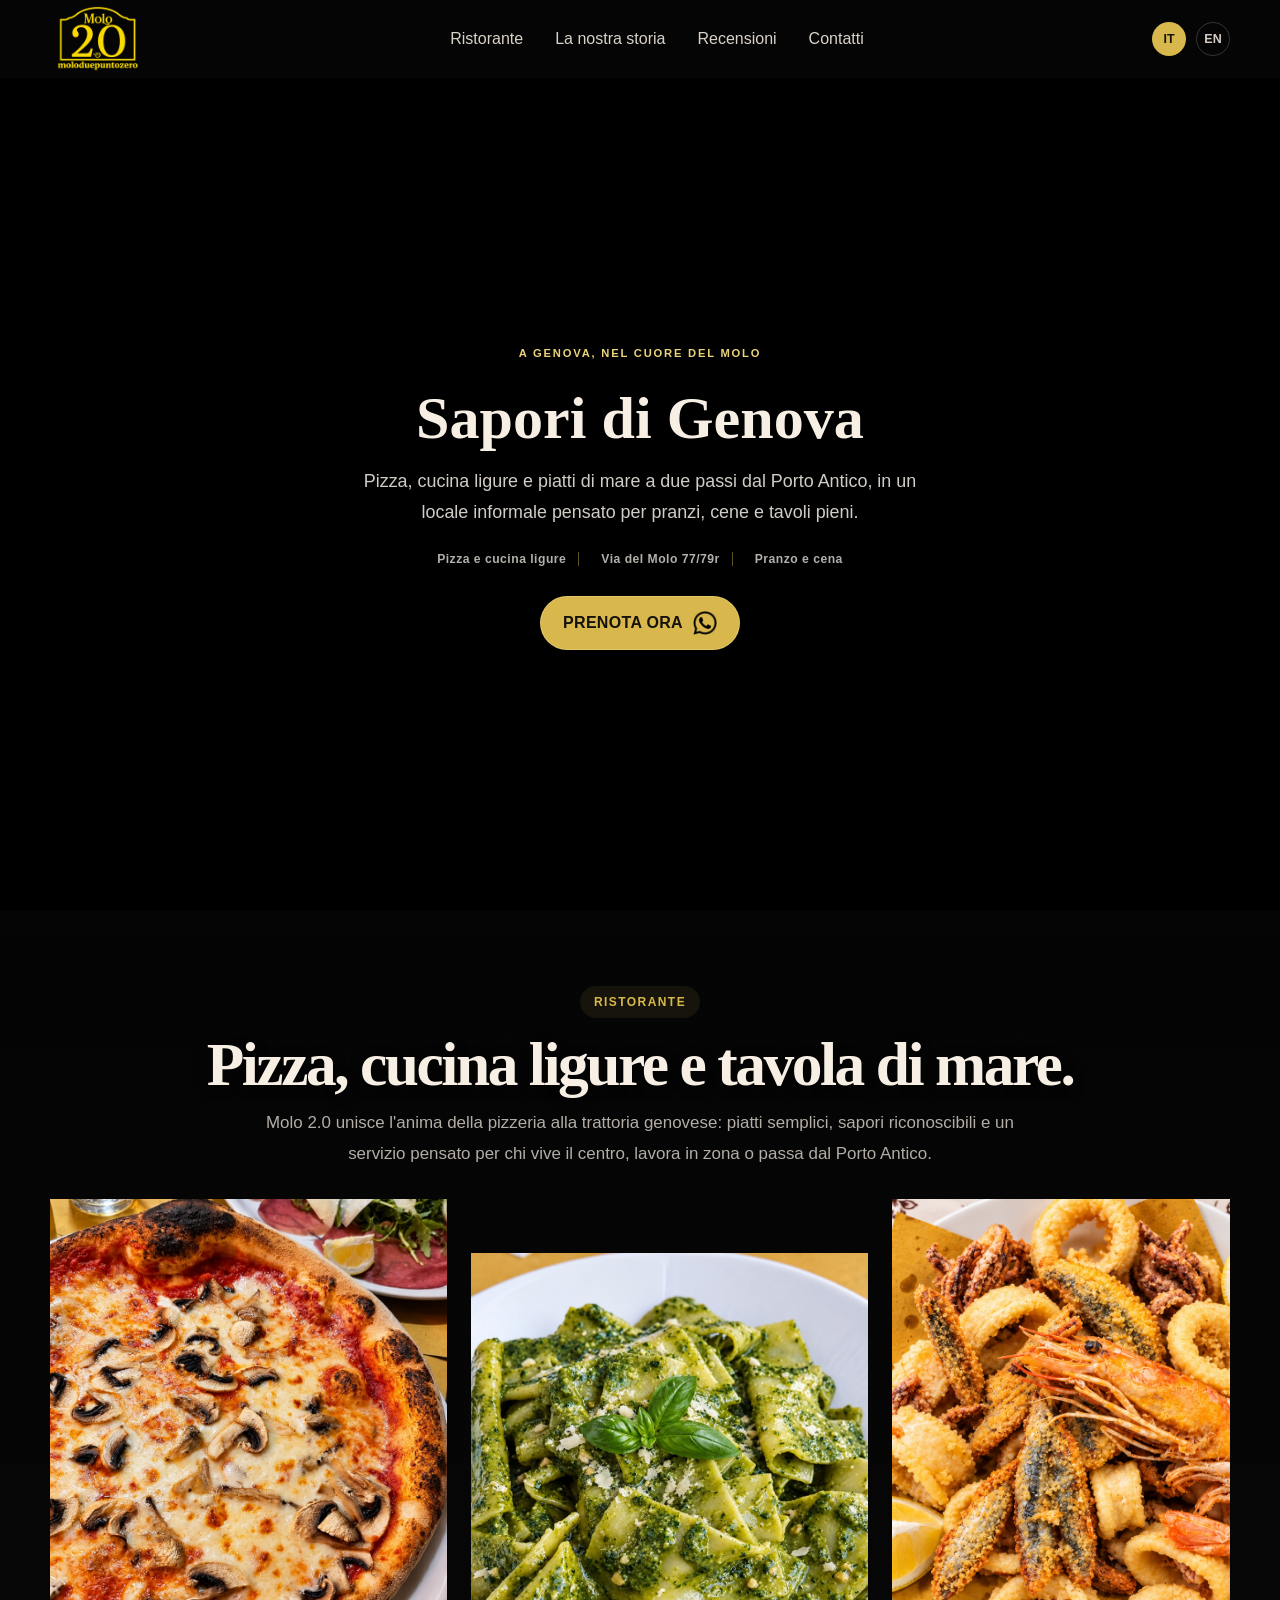
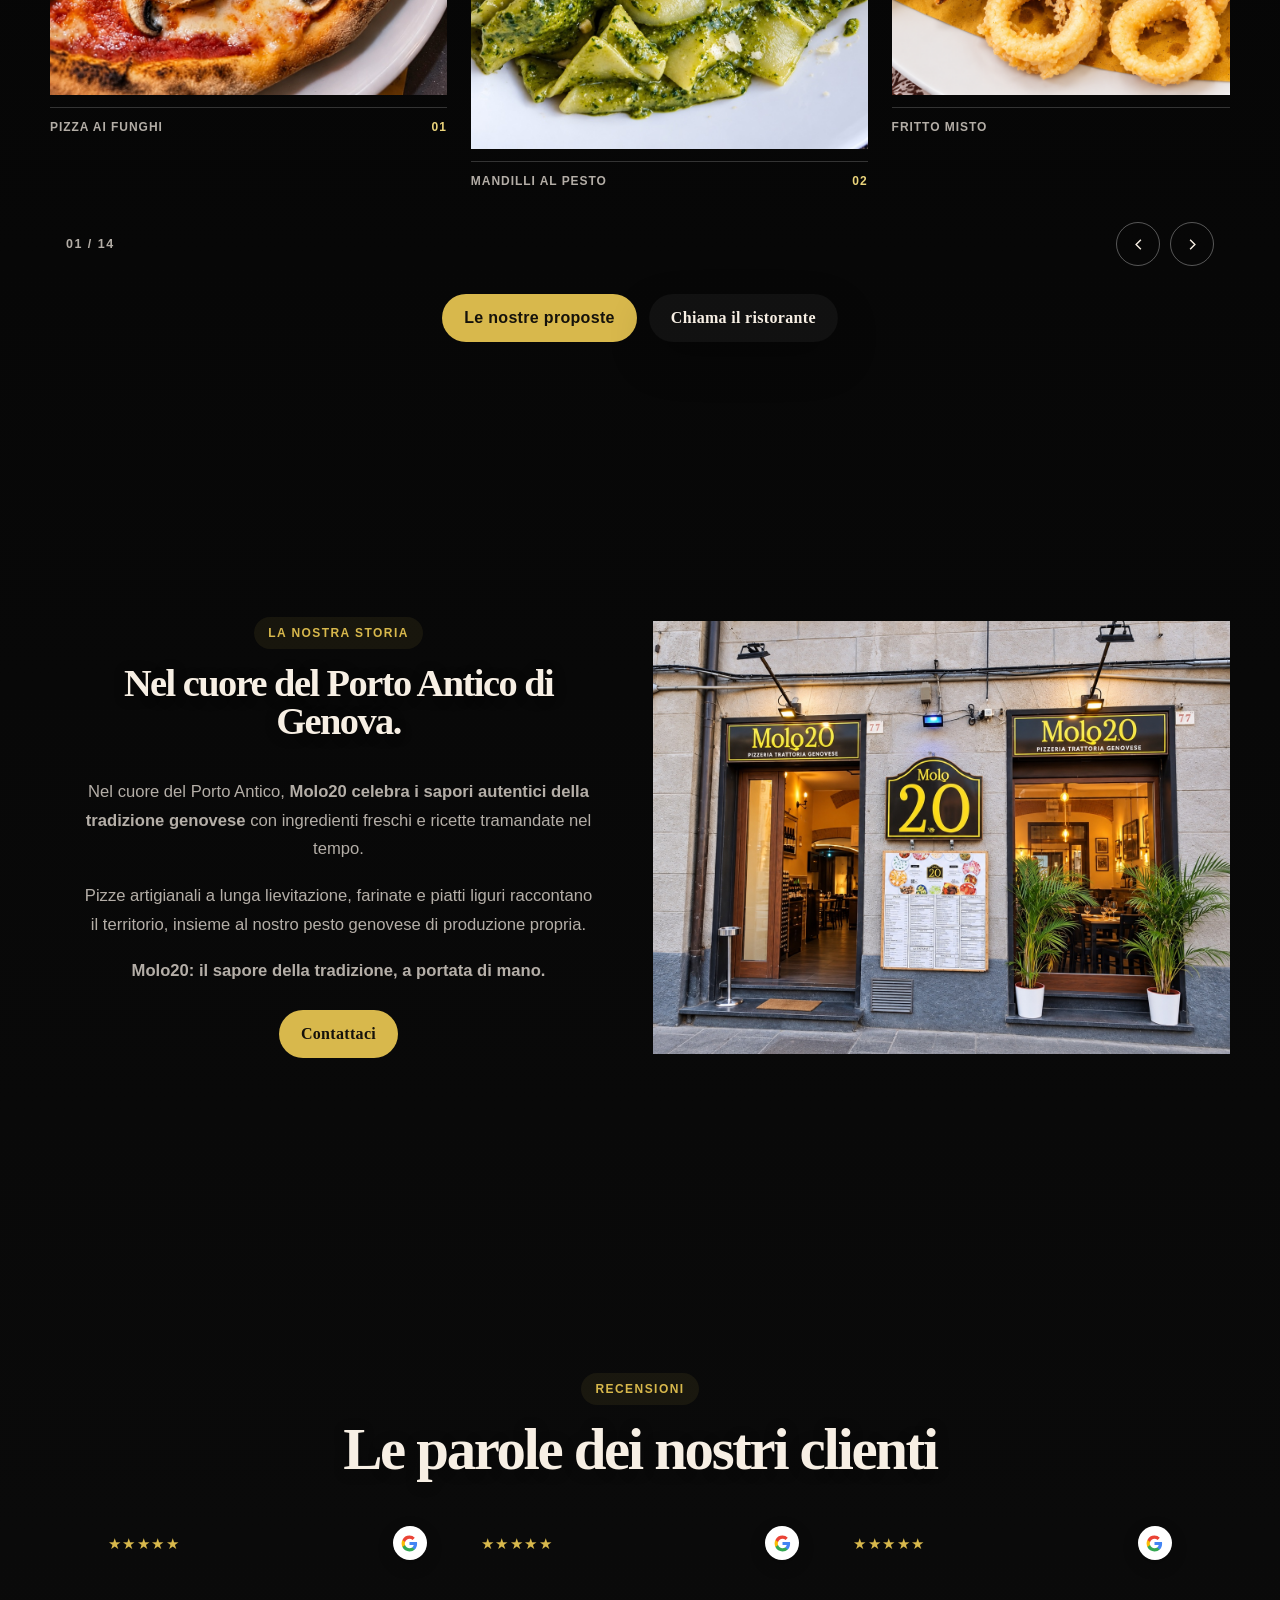
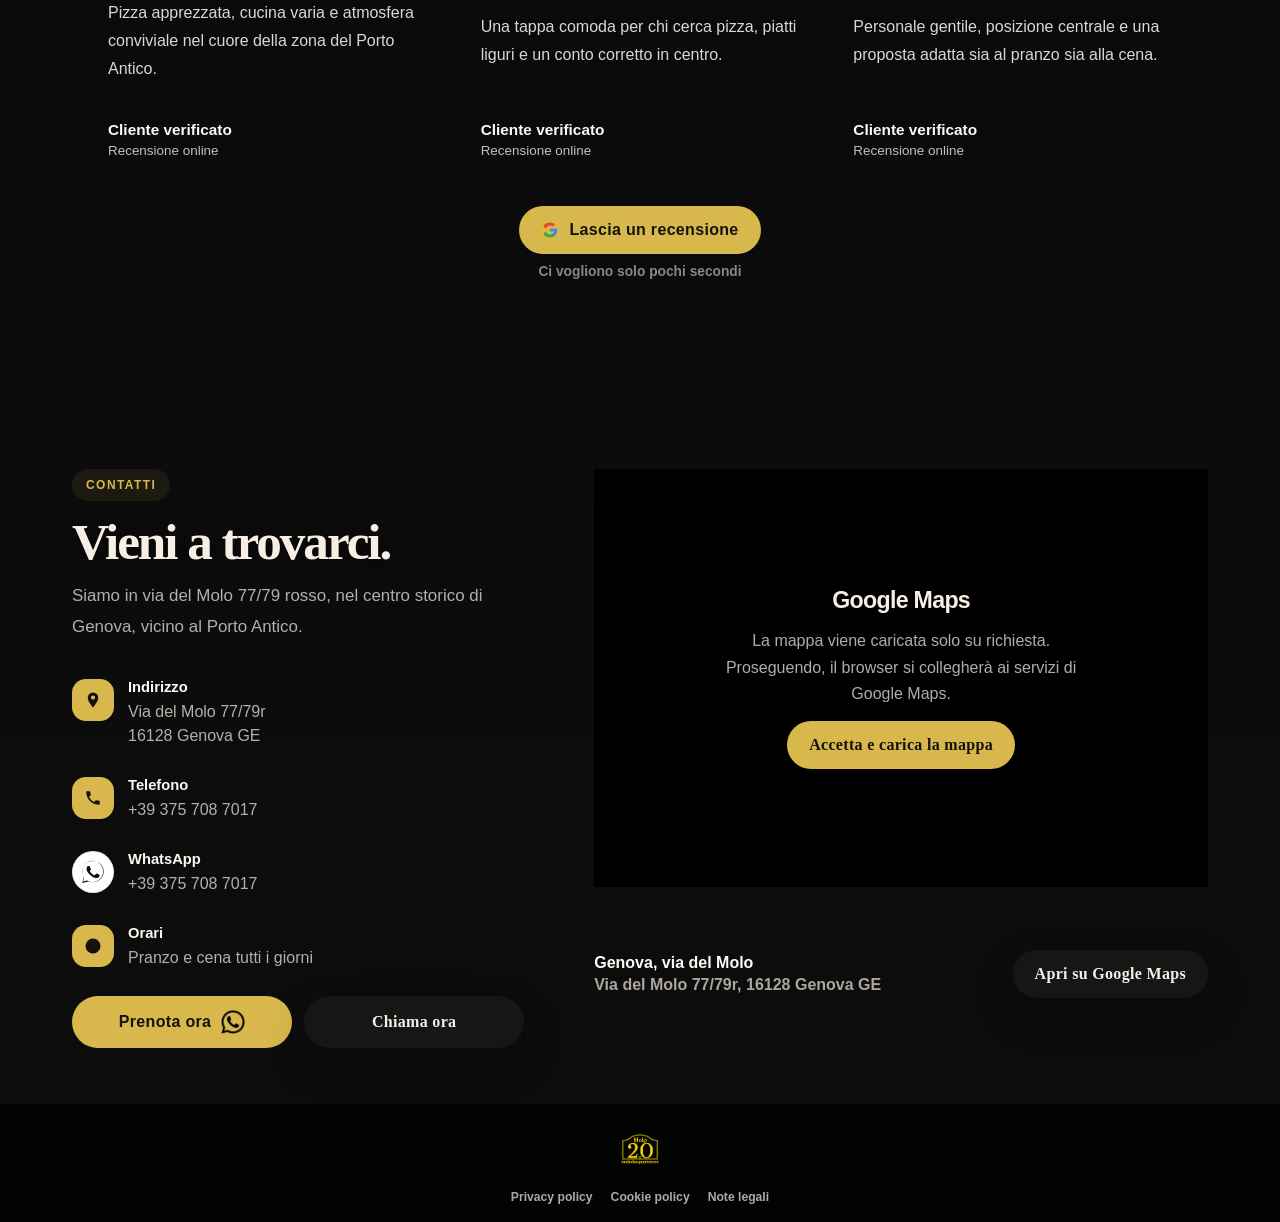
<file: index.html>
<!DOCTYPE html>
<html lang="it" class="notranslate" translate="no">
<head>
  <meta charset="UTF-8" />
  <meta name="viewport" content="width=device-width, initial-scale=1.0" />
  <meta name="google" content="notranslate" />
  <meta name="color-scheme" content="only light" />
  <meta name="supported-color-schemes" content="light" />
  <meta name="theme-color" content="#060606" />
  <title>Molo 2.0 | Pizzeria trattoria a Genova</title>
  <meta
    name="description"
    content="Molo 2.0, pizzeria trattoria a Genova in via del Molo 77/79 rosso: cucina ligure, pizza, pranzo e cena nel cuore del centro storico."
  />
  <link rel="preload" as="image" href="hero-01-desktop.png" media="(min-width: 641px)" fetchpriority="high" />
  <link rel="preload" as="image" href="hero-01-mobile.png" media="(max-width: 640px)" fetchpriority="high" />
  <link
    rel="icon"
    type="image/svg+xml"
    href="data:image/svg+xml,%3Csvg xmlns='http://www.w3.org/2000/svg' viewBox='0 0 64 64'%3E%3Crect width='64' height='64' rx='14' fill='%23060606'/%3E%3Ccircle cx='32' cy='32' r='22' fill='none' stroke='%23d8b45c' stroke-width='5'/%3E%3Cpath d='M20 37c6-9 18-9 24 0' fill='none' stroke='%23fff9f2' stroke-width='5' stroke-linecap='round'/%3E%3Ccircle cx='26' cy='27' r='3' fill='%23d8b45c'/%3E%3Ccircle cx='38' cy='27' r='3' fill='%23d8b45c'/%3E%3C/svg%3E"
  />
  <style>
    :root {
      --cream: #f7efe4;
      --ivory: #fff9f2;
      --paper: rgba(18, 18, 18, 0.86);
      --ink: #e6d8c7;
      --sea: #6eb7bc;
      --foam: #192022;
      --gold: #d1ad4f;
      --gold-deep: #a27c26;
      --gold-light: #ecd486;
      --accent-rgb: 209, 173, 79;
      --line: rgba(255, 255, 255, 0.09);
      --line-strong: rgba(255, 255, 255, 0.18);
      --shadow: 0 30px 80px rgba(0, 0, 0, 0.42);
      --shadow-soft: 0 18px 40px rgba(0, 0, 0, 0.26);
      --radius-xl: 34px;
      --radius-lg: 24px;
      --radius-md: 18px;
      --max: 1180px;
      --body-font: "Avenir Next", Avenir, "Helvetica Neue", Helvetica, Arial, sans-serif;
      --display-font: "Didot", "Bodoni 72", "Bodoni MT", "Baskerville", "Iowan Old Style", "Palatino Linotype", "Book Antiqua", Georgia, serif;
      color-scheme: only light;
    }

    * {
      box-sizing: border-box;
    }

    body,
    body * {
      font-family: var(--body-font) !important;
    }

    h1,
    h2,
    h3,
    h4,
    .brand-name,
    .footer-legal-company {
      font-family: var(--display-font) !important;
    }

    html {
      scroll-behavior: smooth;
      color-scheme: only light;
      -webkit-text-size-adjust: 100%;
      text-size-adjust: 100%;
    }

    body {
      margin: 0;
      color: var(--cream);
      background:
        linear-gradient(180deg, rgba(var(--accent-rgb), 0.06) 0%, rgba(0, 0, 0, 0) 22%),
        linear-gradient(180deg, #020202 0%, #070707 42%, #0d0d0d 100%);
      overflow-x: hidden;
      color-scheme: only light;
      forced-color-adjust: none;
      background-color: #060606;
      -webkit-font-smoothing: antialiased;
      text-rendering: optimizeLegibility;
    }

    body.booking-modal-open,
    body.map-open,
    body.menu-open {
      overflow: hidden;
    }

    a {
      color: inherit;
      text-decoration: none;
    }

    button,
    input,
    textarea {
      font: inherit;
    }

    img {
      display: block;
      max-width: 100%;
    }

    .container {
      width: min(var(--max), calc(100% - 32px));
      margin: 0 auto;
    }

    .topbar {
      position: sticky;
      top: 0;
      z-index: 30;
      background: rgba(6, 6, 6, 0.92);
      backdrop-filter: blur(18px);
      border-bottom: 1px solid rgba(255, 255, 255, 0.08);
      box-shadow: 0 12px 32px rgba(0, 0, 0, 0.22);
    }

    .nav {
      min-height: 68px;
      display: flex;
      align-items: center;
      justify-content: space-between;
      gap: 24px;
    }

    .brand {
      display: inline-flex;
      align-items: center;
      min-width: 0;
      flex: 0 0 auto;
    }

    .brand-logo-wrap {
      display: inline-flex;
      align-items: center;
      justify-content: center;
      min-width: 188px;
      min-height: 66px;
      padding: 4px 14px;
      background: #050505;
      border-radius: 6px;
      box-shadow: 0 18px 32px rgba(0, 0, 0, 0.2);
      line-height: 1;
      overflow: visible;
      flex-shrink: 0;
    }

    .brand-logo-image {
      display: block;
      width: 174px;
      height: 56px;
      object-fit: contain;
    }

    .nav-links {
      display: flex;
      align-items: center;
      gap: 32px;
      flex: 1 1 auto;
      flex-wrap: wrap;
      justify-content: center;
    }

    .nav-links a {
      font-size: 1rem;
      font-weight: 500;
      letter-spacing: 0;
      color: rgba(247, 239, 228, 0.88);
      transition: color 0.2s ease;
    }

    .nav-links a:hover,
    .nav-links a:focus-visible {
      color: var(--gold);
    }

    .nav-actions {
      display: flex;
      align-items: center;
      gap: 12px;
      flex: 0 0 auto;
    }

    .lang-switcher {
      display: inline-flex;
      align-items: center;
      gap: 10px;
      padding: 0;
      border-radius: 999px;
      background: transparent;
      border: 0;
      box-shadow: none;
    }

    .lang-btn {
      display: inline-flex;
      align-items: center;
      justify-content: center;
      width: 34px;
      height: 34px;
      border: 1px solid rgba(255, 255, 255, 0.18);
      background: transparent;
      color: rgba(247, 239, 228, 0.86);
      border-radius: 999px;
      padding: 0;
      font-size: 0.78rem;
      font-weight: 700;
      letter-spacing: 0;
      cursor: pointer;
      transition: background 0.2s ease, color 0.2s ease, transform 0.2s ease, border-color 0.2s ease;
    }

    .lang-btn::before {
      content: attr(data-short);
      display: block;
      line-height: 1;
    }

    .lang-btn:hover {
      transform: translateY(-1px);
    }

    .lang-btn.active {
      background: linear-gradient(145deg, var(--gold-light), var(--gold));
      color: #15120b;
      border-color: transparent;
      box-shadow: none;
    }

    .menu-toggle {
      display: none;
      width: 42px;
      height: 42px;
      border-radius: 12px;
      border: 1px solid rgba(255, 255, 255, 0.1);
      background: rgba(255, 255, 255, 0.04);
      color: var(--cream);
      cursor: pointer;
      align-items: center;
      justify-content: center;
    }

    .menu-toggle svg {
      width: 20px;
      height: 20px;
      display: block;
    }

    .mobile-menu {
      display: none;
      position: fixed;
      top: 78px;
      left: 12px;
      right: 12px;
      z-index: 40;
      padding: 16px;
      border-radius: 24px;
      background: linear-gradient(180deg, rgba(12, 12, 12, 0.98), rgba(18, 18, 18, 0.96));
      box-shadow: var(--shadow);
      border: 1px solid rgba(255, 255, 255, 0.08);
    }

    .mobile-menu.open {
      display: grid;
      gap: 8px;
    }

    .mobile-menu-logo {
      display: block;
      width: 168px;
      height: 64px;
      margin: 0 auto 8px;
      object-fit: contain;
    }

    .mobile-menu a {
      padding: 14px 12px;
      border-bottom: 1px solid rgba(255, 255, 255, 0.08);
      font-size: 0.95rem;
      font-weight: 700;
      color: rgba(247, 239, 228, 0.88);
    }

    .mobile-menu a:last-child {
      border-bottom: 0;
    }

    .btn,
    .btn-ghost {
      display: inline-flex;
      align-items: center;
      justify-content: center;
      gap: 10px;
      min-height: 48px;
      padding: 14px 22px;
      border-radius: 999px;
      border: 0;
      cursor: pointer;
      font-weight: 800;
      letter-spacing: 0.01em;
      transition: transform 0.2s ease, box-shadow 0.2s ease, background 0.2s ease;
    }

    .btn:hover,
    .btn-ghost:hover {
      transform: translateY(-1px);
    }

    .btn {
      color: #15120b;
      background: linear-gradient(145deg, var(--gold-light), var(--gold) 52%, var(--gold-deep));
      box-shadow: 0 16px 32px rgba(var(--accent-rgb), 0.18);
    }

    .btn-ghost {
      color: var(--cream);
      background: rgba(255, 255, 255, 0.04);
      border: 1px solid rgba(255, 255, 255, 0.12);
      box-shadow: var(--shadow-soft);
    }

    .hero {
      position: relative;
      padding: 22px 0 58px;
      min-height: calc(100vh - 68px);
      background: #050505;
      overflow: hidden;
    }

    .hero-media {
      position: absolute;
      inset: 0;
      z-index: 0;
      overflow: hidden;
      background: #000;
    }

    .hero-media::after {
      content: "";
      position: absolute;
      inset: 0;
      background:
        linear-gradient(90deg, rgba(0, 0, 0, 0.3) 0%, rgba(0, 0, 0, 0.12) 50%, rgba(0, 0, 0, 0.28) 100%),
        linear-gradient(180deg, rgba(0, 0, 0, 0.18) 0%, rgba(0, 0, 0, 0) 42%, rgba(0, 0, 0, 0.24) 100%);
      pointer-events: none;
    }

    .hero-grid {
      position: relative;
      z-index: 1;
      display: grid;
      grid-template-columns: minmax(0, 1.16fr) minmax(330px, 400px);
      gap: 22px;
      align-items: center;
      min-height: calc(100vh - 130px);
    }

    .hero-copy,
    .booking-card,
    .panel,
    .review,
    .contact-card,
    .map-card {
      border: 1px solid rgba(255, 255, 255, 0.1);
      box-shadow: var(--shadow);
      border-radius: var(--radius-xl);
    }

    .hero-copy {
      position: relative;
      padding: 40px 30px;
      min-height: 500px;
      overflow: hidden;
      display: flex;
      flex-direction: column;
      justify-content: center;
      background:
        linear-gradient(145deg, rgba(12, 12, 12, 0.04), rgba(8, 8, 8, 0.01)),
        linear-gradient(120deg, rgba(255, 255, 255, 0.01), rgba(255, 255, 255, 0));
      border-width: 1.5px;
      border-color: rgba(255, 255, 255, 0.68);
      box-shadow:
        0 0 0 2px rgba(255, 255, 255, 0.18),
        0 16px 34px rgba(0, 0, 0, 0.1);
    }

    .eyebrow,
    .section-eyebrow,
    .badge {
      display: inline-flex;
      align-items: center;
      gap: 10px;
      width: fit-content;
      padding: 9px 14px;
      border-radius: 999px;
      font-size: 12px;
      font-weight: 800;
      text-transform: uppercase;
      letter-spacing: 0.12em;
    }

    .eyebrow {
      margin-bottom: 22px;
      color: var(--gold);
      background: rgba(var(--accent-rgb), 0.1);
      border: 1px solid rgba(var(--accent-rgb), 0.18);
    }

    .hero-copy h1,
    .section-title h2 {
      margin: 0;
      letter-spacing: -0.04em;
      color: var(--cream);
      text-shadow: 0 2px 14px rgba(0, 0, 0, 0.32);
    }

    .hero-copy h1 {
      max-width: 100%;
      font-size: clamp(2.15rem, 3.95vw, 3.62rem);
      line-height: 0.92;
      margin-bottom: 14px;
      text-wrap: balance;
    }

    .hero-title-line {
      display: block;
      white-space: nowrap;
    }

    .hero-copy p {
      max-width: 640px;
      margin: 0;
      font-size: 0.98rem;
      line-height: 1.72;
      color: var(--cream);
      text-shadow: 0 2px 10px rgba(0, 0, 0, 0.28);
    }

    .hero-facts {
      display: flex;
      flex-wrap: wrap;
      gap: 10px;
      margin-top: 20px;
      position: relative;
      z-index: 1;
    }

    .hero-fact {
      display: inline-flex;
      align-items: center;
      min-height: 36px;
      padding: 9px 13px;
      border-radius: 999px;
      background: rgba(255, 255, 255, 0.06);
      border: 1px solid rgba(255, 255, 255, 0.12);
      color: rgba(255, 249, 242, 0.92);
      font-size: 0.84rem;
      font-weight: 800;
      white-space: nowrap;
    }

    .hero-call-cta {
      margin-top: 18px;
      display: flex;
      align-items: center;
      gap: 12px;
      position: relative;
      z-index: 1;
      width: fit-content;
      flex-wrap: wrap;
    }

    .booking-card {
      position: relative;
      z-index: 1;
      scroll-margin-top: 92px;
      padding: 26px;
      background: linear-gradient(180deg, rgba(14, 14, 14, 0.06), rgba(9, 9, 9, 0.02));
      border-width: 1.5px;
      border-color: rgba(255, 255, 255, 0.68);
      display: grid;
      gap: 16px;
      box-shadow:
        0 0 0 2px rgba(255, 255, 255, 0.18),
        0 16px 34px rgba(0, 0, 0, 0.1);
    }

    .booking-card h2,
    .booking-sheet h2 {
      margin: 0;
      font-size: clamp(1.65rem, 3vw, 2.15rem);
      letter-spacing: -0.03em;
      line-height: 0.98;
    }

    .booking-text {
      margin: 0;
      font-size: 0.95rem;
      line-height: 1.65;
      color: rgba(255, 250, 244, 0.94);
      text-shadow: 0 1px 8px rgba(0, 0, 0, 0.26);
    }

    .form {
      display: grid;
      gap: 12px;
    }

    .field-grid {
      display: grid;
      grid-template-columns: 1fr;
      gap: 12px;
      min-width: 0;
    }

    .field {
      display: grid;
      gap: 8px;
      min-width: 0;
    }

    .field label {
      font-size: 13px;
      font-weight: 800;
      color: rgba(255, 250, 244, 0.98);
      text-shadow: 0 1px 8px rgba(0, 0, 0, 0.28);
    }

    input,
    textarea {
      width: 100%;
      padding: 14px 15px;
      border-radius: 16px;
      border: 1px solid rgba(255, 255, 255, 0.1);
      background: rgba(255, 255, 255, 0.02);
      color: var(--cream);
      outline: none;
    }

    input:focus,
    textarea:focus {
      border-color: rgba(var(--accent-rgb), 0.56);
      box-shadow: 0 0 0 3px rgba(var(--accent-rgb), 0.1);
    }

    textarea {
      min-height: 102px;
      resize: vertical;
    }

    input::placeholder,
    textarea::placeholder {
      color: rgba(255, 250, 244, 0.74);
      opacity: 1;
    }

    input[type="date"],
    input[type="time"] {
      display: block;
      width: 100%;
      min-width: 0;
      max-width: 100%;
      color-scheme: dark;
    }

    input::-webkit-calendar-picker-indicator {
      filter: invert(1) brightness(1.08);
      opacity: 0.92;
    }

    .booking-actions {
      display: grid;
      gap: 0;
      margin-top: 4px;
    }

    .booking-actions .btn {
      width: 100%;
    }

    .btn-wa-icon {
      display: none;
    }

    .whatsapp-mark {
      width: 24px;
      height: 24px;
      display: inline-flex;
      align-items: center;
      justify-content: center;
      flex: 0 0 auto;
      color: currentColor;
      background: currentColor;
      -webkit-mask: url("data:image/svg+xml,%3Csvg xmlns='http://www.w3.org/2000/svg' viewBox='0 0 24 24'%3E%3Cpath fill='black' d='M17.47 14.38c-.3-.15-1.76-.87-2.03-.97-.27-.1-.47-.15-.67.15-.2.3-.77.97-.94 1.17-.17.2-.35.22-.64.07-.3-.15-1.26-.46-2.39-1.48-.88-.79-1.48-1.76-1.65-2.06-.17-.3-.02-.46.13-.61.13-.13.3-.35.45-.52.15-.17.2-.3.3-.5.1-.2.05-.37-.02-.52-.08-.15-.67-1.61-.92-2.21-.24-.58-.49-.5-.67-.51h-.57c-.2 0-.52.07-.79.37-.27.3-1.04 1.02-1.04 2.48s1.07 2.88 1.21 3.08c.15.2 2.1 3.2 5.08 4.49.71.31 1.26.49 1.69.63.71.23 1.36.19 1.87.12.57-.08 1.76-.72 2.01-1.41.25-.7.25-1.29.17-1.41-.07-.13-.27-.2-.57-.35ZM12.04 21.4h-.01a9.84 9.84 0 0 1-5.02-1.38l-.36-.21-3.73.98 1-3.64-.24-.37A9.83 9.83 0 1 1 12.04 21.4Zm0-19.74A9.9 9.9 0 0 0 3.56 16.7L2.05 22.2l5.63-1.48a9.9 9.9 0 1 0 4.36-19.06Z'/%3E%3C/svg%3E") center / contain no-repeat;
      mask: url("data:image/svg+xml,%3Csvg xmlns='http://www.w3.org/2000/svg' viewBox='0 0 24 24'%3E%3Cpath fill='black' d='M17.47 14.38c-.3-.15-1.76-.87-2.03-.97-.27-.1-.47-.15-.67.15-.2.3-.77.97-.94 1.17-.17.2-.35.22-.64.07-.3-.15-1.26-.46-2.39-1.48-.88-.79-1.48-1.76-1.65-2.06-.17-.3-.02-.46.13-.61.13-.13.3-.35.45-.52.15-.17.2-.3.3-.5.1-.2.05-.37-.02-.52-.08-.15-.67-1.61-.92-2.21-.24-.58-.49-.5-.67-.51h-.57c-.2 0-.52.07-.79.37-.27.3-1.04 1.02-1.04 2.48s1.07 2.88 1.21 3.08c.15.2 2.1 3.2 5.08 4.49.71.31 1.26.49 1.69.63.71.23 1.36.19 1.87.12.57-.08 1.76-.72 2.01-1.41.25-.7.25-1.29.17-1.41-.07-.13-.27-.2-.57-.35ZM12.04 21.4h-.01a9.84 9.84 0 0 1-5.02-1.38l-.36-.21-3.73.98 1-3.64-.24-.37A9.83 9.83 0 1 1 12.04 21.4Zm0-19.74A9.9 9.9 0 0 0 3.56 16.7L2.05 22.2l5.63-1.48a9.9 9.9 0 1 0 4.36-19.06Z'/%3E%3C/svg%3E") center / contain no-repeat;
      box-shadow: none;
    }

    .hero-mobile-booking,
    .booking-sheet {
      display: none;
    }

    .section {
      padding: 94px 0;
    }

    .section-title {
      max-width: 820px;
      margin-bottom: 26px;
    }

    .section-eyebrow {
      margin-bottom: 16px;
      color: var(--gold);
      background: rgba(var(--accent-rgb), 0.08);
      border: 1px solid rgba(var(--accent-rgb), 0.18);
    }

    .section-title h2 {
      font-size: clamp(2.6rem, 4.8vw, 4.5rem);
      line-height: 0.98;
      margin-bottom: 14px;
    }

    .section-title p {
      margin: 0;
      font-size: 1.06rem;
      line-height: 1.8;
      color: rgba(247, 239, 228, 0.72);
    }

    .story-grid {
      display: grid;
      grid-template-columns: repeat(2, minmax(0, 1fr));
      gap: 26px;
      align-items: stretch;
    }

    .panel {
      padding: 34px;
      background: rgba(16, 16, 16, 0.88);
    }

    .story-copy {
      min-height: clamp(560px, 48vw, 680px);
      text-align: center;
      display: flex;
      flex-direction: column;
      justify-content: center;
    }

    .story-copy .section-title {
      max-width: 700px;
      margin: 0 auto 24px;
      text-align: center;
    }

    .story-copy .section-title h2 {
      font-size: clamp(1.9rem, 3vw, 2.7rem);
    }

    .story-copy p {
      max-width: 720px;
      margin: 0 auto 18px;
      font-size: clamp(1.04rem, 1.28vw, 1.14rem);
      line-height: 1.72;
      color: rgba(247, 239, 228, 0.72);
    }

    .story-cta-row {
      display: flex;
      justify-content: center;
      margin-top: 6px;
    }

    .story-photo-card,
    .restaurant-visual-card,
    .map-frame-placeholder {
      background: #000;
    }

    .story-photo-card {
      padding: 0;
      width: 100%;
      min-height: 0;
      aspect-ratio: 4 / 3;
      align-self: center;
      position: relative;
      overflow: hidden;
      display: flex;
      border-radius: var(--radius-xl);
      border: 1px solid rgba(255, 255, 255, 0.1);
      box-shadow: var(--shadow);
      background-image: url("molo-storia.jpg");
      background-size: cover;
      background-position: center center;
      background-repeat: no-repeat;
    }

    .story-photo-card::after,
    .restaurant-visual-card::after {
      content: "";
      position: absolute;
      inset: 0;
      border-radius: inherit;
      border: 1px solid rgba(255, 255, 255, 0.08);
      pointer-events: none;
    }

    .restaurant-section {
      padding-top: 76px;
    }

    .restaurant-showcase {
      display: grid;
      gap: 28px;
    }

    .restaurant-header {
      display: flex;
      justify-content: center;
      text-align: center;
    }

    .restaurant-header .section-title {
      max-width: 940px;
      margin: 0 auto;
    }

    .restaurant-header .section-eyebrow {
      margin-left: auto;
      margin-right: auto;
    }

    .restaurant-header .section-title p {
      max-width: 800px;
      margin-left: auto;
      margin-right: auto;
    }

    .restaurant-kicker {
      color: var(--gold);
      background: rgba(var(--accent-rgb), 0.08);
      border: 1px solid rgba(var(--accent-rgb), 0.18);
    }

    .proposals-menu {
      display: grid;
      gap: 24px;
      scroll-margin-top: 92px;
    }

    .proposals-track {
      display: flex;
      gap: clamp(16px, 2vw, 24px);
      overflow-x: auto;
      overscroll-behavior-x: contain;
      scroll-behavior: smooth;
      scroll-snap-type: x mandatory;
      scrollbar-width: none;
      padding: 2px max(16px, calc((100vw - var(--max)) / 2)) 10px;
    }

    .proposals-track::-webkit-scrollbar { display: none; }

    .proposal-card {
      flex: 0 0 clamp(280px, 31vw, 410px);
      margin: 0;
      scroll-snap-align: start;
    }

    .proposal-card:nth-child(even) { padding-top: 54px; }

    .proposal-card img {
      display: block;
      width: 100%;
      aspect-ratio: 4 / 5;
      object-fit: cover;
      border-radius: 8px;
      box-shadow: var(--shadow);
    }

    .proposal-card figcaption {
      display: flex;
      justify-content: space-between;
      gap: 14px;
      margin-top: 12px;
      padding-top: 12px;
      border-top: 1px solid rgba(255, 255, 255, 0.18);
      color: rgba(247, 239, 228, 0.72);
      font-size: 0.75rem;
      font-weight: 700;
      letter-spacing: 0.08em;
      text-transform: uppercase;
    }

    .proposal-card figcaption span { color: var(--gold-light); }

    .proposals-footer {
      width: min(var(--max), calc(100% - 32px));
      margin: 0 auto;
      display: flex;
      align-items: center;
      justify-content: space-between;
    }

    .proposals-counter {
      margin: 0;
      color: rgba(247, 239, 228, 0.72);
      font-size: 0.78rem;
      font-weight: 800;
      letter-spacing: 0.12em;
    }

    .proposals-arrows { display: flex; gap: 10px; }

    .proposals-arrows button {
      width: 44px;
      height: 44px;
      display: inline-flex;
      align-items: center;
      justify-content: center;
      padding: 0;
      border: 1px solid rgba(255, 255, 255, 0.32);
      border-radius: 50%;
      color: var(--cream);
      background: transparent;
      cursor: pointer;
      transition: color 0.2s ease, background 0.2s ease, border-color 0.2s ease;
    }

    .proposals-arrows button:hover,
    .proposals-arrows button:focus-visible {
      color: #111;
      background: var(--gold);
      border-color: var(--gold);
    }

    .proposals-arrows button:hover,
    .proposals-arrows button:focus-visible {
      color: #111;
      background: var(--gold-light);
      border-color: var(--gold-light);
    }

    .proposals-arrows svg { width: 19px; height: 19px; }

    .restaurant-cta-row {
      display: flex;
      align-items: center;
      justify-content: center;
      gap: 12px;
      flex-wrap: wrap;
    }

    .reviews-shell {
      width: min(var(--max), calc(100% - 32px));
      margin: 0 auto;
      padding: 40px;
      border-radius: 34px;
      background: linear-gradient(180deg, rgba(18, 18, 18, 0.94), rgba(10, 10, 10, 0.98));
      border: 1px solid rgba(255, 255, 255, 0.09);
      box-shadow: var(--shadow);
      position: relative;
      overflow: hidden;
    }

    .reviews-intro {
      max-width: 730px;
      margin: 0 auto 24px;
      text-align: center;
    }

    .reviews-intro .section-eyebrow {
      margin-left: auto;
      margin-right: auto;
    }

    .reviews-intro h2 {
      font-size: clamp(2.35rem, 4.6vw, 4.2rem);
      line-height: 0.98;
    }

    .review-grid {
      display: grid;
      grid-template-columns: repeat(3, minmax(0, 1fr));
      gap: 18px;
    }

    .review {
      padding: 24px;
      background: rgba(255, 255, 255, 0.035);
      min-height: 280px;
      display: flex;
      flex-direction: column;
      justify-content: space-between;
    }

    .review-top {
      display: flex;
      align-items: center;
      justify-content: space-between;
      gap: 12px;
      margin-bottom: 24px;
    }

    .stars {
      color: var(--gold);
      letter-spacing: 0.1em;
      font-size: 0.92rem;
    }

    .review-source-pill {
      display: inline-flex;
      align-items: center;
      justify-content: center;
      width: 34px;
      height: 34px;
      border-radius: 50%;
      background: #fff;
      border: 1px solid rgba(255, 255, 255, 0.16);
      box-shadow: 0 5px 16px rgba(0, 0, 0, 0.22);
    }

    .google-icon {
      width: 19px;
      height: 19px;
      flex: 0 0 auto;
    }

    .btn .google-icon {
      width: 18px;
      height: 18px;
    }

    .review p {
      margin: 0 0 24px;
      color: rgba(255, 249, 242, 0.86);
      font-size: 1rem;
      line-height: 1.74;
    }

    .review footer {
      display: grid;
      gap: 4px;
      color: rgba(255, 249, 242, 0.76);
    }

    .review footer strong {
      color: var(--ivory);
      font-size: 0.96rem;
    }

    .review footer span {
      font-size: 0.84rem;
    }

    .reviews-cta-wrap {
      margin-top: 24px;
      display: grid;
      justify-items: center;
      gap: 10px;
    }

    .reviews-note {
      color: rgba(247, 239, 228, 0.54);
      font-size: 0.86rem;
      font-weight: 700;
    }

    #contatti {
      padding: 34px 0;
    }

    .contact-grid {
      display: grid;
      grid-template-columns: minmax(0, 0.86fr) minmax(0, 1.14fr);
      gap: 26px;
      align-items: stretch;
    }

    .contact-card,
    .map-card {
      background: linear-gradient(180deg, rgba(18, 18, 18, 0.95), rgba(10, 10, 10, 0.98));
      padding: 22px;
    }

    .contact-card {
      display: flex;
      flex-direction: column;
      justify-content: space-between;
      min-height: 470px;
    }

    .contact-list {
      list-style: none;
      padding: 0;
      margin: 16px 0 0;
      display: grid;
      gap: 9px;
    }

    .contact-list li {
      display: grid;
      grid-template-columns: 42px minmax(0, 1fr);
      gap: 14px;
      padding: 10px 12px;
      border-radius: 14px;
      background: rgba(255, 255, 255, 0.035);
      border: 1px solid rgba(255, 255, 255, 0.08);
    }

    .contact-item-icon {
      width: 42px;
      height: 42px;
      border-radius: 14px;
      display: inline-flex;
      align-items: center;
      justify-content: center;
      color: #15120b;
      background: linear-gradient(145deg, var(--gold-light), var(--gold));
    }

    .contact-item-icon svg {
      width: 18px;
      height: 18px;
    }

    .contact-item-icon.whatsapp-contact-mark {
      color: #111;
      background: #fff;
      border-radius: 50%;
      box-shadow: inset 0 0 0 1px rgba(0, 0, 0, 0.08);
    }

    .contact-item-icon.whatsapp-contact-mark svg { display: none; }
    .contact-item-icon.whatsapp-contact-mark::before {
      content: "";
      width: 22px;
      height: 22px;
      background: #111;
      -webkit-mask: inherit;
      mask: inherit;
      -webkit-mask-image: url("data:image/svg+xml,%3Csvg xmlns='http://www.w3.org/2000/svg' viewBox='0 0 24 24'%3E%3Cpath fill='black' d='M17.47 14.38c-.3-.15-1.76-.87-2.03-.97-.27-.1-.47-.15-.67.15-.2.3-.77.97-.94 1.17-.17.2-.35.22-.64.07-.3-.15-1.26-.46-2.39-1.48-.88-.79-1.48-1.76-1.65-2.06-.17-.3-.02-.46.13-.61.13-.13.3-.35.45-.52.15-.17.2-.3.3-.5.1-.2.05-.37-.02-.52-.08-.15-.67-1.61-.92-2.21-.24-.58-.49-.5-.67-.51h-.57c-.2 0-.52.07-.79.37-.27.3-1.04 1.02-1.04 2.48s1.07 2.88 1.21 3.08c.15.2 2.1 3.2 5.08 4.49.71.31 1.26.49 1.69.63.71.23 1.36.19 1.87.12.57-.08 1.76-.72 2.01-1.41.25-.7.25-1.29.17-1.41-.07-.13-.27-.2-.57-.35ZM12.04 21.4h-.01a9.84 9.84 0 0 1-5.02-1.38l-.36-.21-3.73.98 1-3.64-.24-.37A9.83 9.83 0 1 1 12.04 21.4Zm0-19.74A9.9 9.9 0 0 0 3.56 16.7L2.05 22.2l5.63-1.48a9.9 9.9 0 1 0 4.36-19.06Z'/%3E%3C/svg%3E");
      -webkit-mask-position: center;
      -webkit-mask-size: contain;
      -webkit-mask-repeat: no-repeat;
      mask-position: center;
      mask-size: contain;
      mask-repeat: no-repeat;
    }

    .contact-item-body {
      display: grid;
      gap: 5px;
      min-width: 0;
    }

    .contact-item-body strong {
      color: var(--ivory);
      font-size: 0.92rem;
    }

    .contact-item-body span,
    .contact-item-body a {
      color: rgba(247, 239, 228, 0.72);
      line-height: 1.5;
      overflow-wrap: anywhere;
    }

    .contact-item-body a:hover {
      color: var(--gold);
    }

    .contact-actions {
      display: flex;
      flex-wrap: wrap;
      gap: 12px;
      margin-top: 16px;
    }

    .contact-actions .btn,
    .contact-actions .btn-ghost {
      flex: 1 1 170px;
    }

    .map-card {
      display: grid;
      gap: 14px;
      min-height: 470px;
    }

    .map-frame {
      position: relative;
      min-height: 320px;
      border-radius: 26px;
      overflow: hidden;
      background: #000;
      border: 1px solid rgba(255, 255, 255, 0.08);
    }

    .map-frame iframe {
      width: 100%;
      height: 100%;
      min-height: 320px;
      border: 0;
      display: block;
      background: #000;
    }

    .map-consent {
      position: absolute;
      inset: 0;
      display: grid;
      place-items: center;
      padding: 24px;
      background: #000;
      text-align: center;
    }

    .map-consent-inner {
      display: grid;
      justify-items: center;
      gap: 14px;
      max-width: 390px;
    }

    .map-consent strong {
      font-size: 1.45rem;
      letter-spacing: -0.03em;
    }

    .map-consent p {
      margin: 0;
      color: rgba(247, 239, 228, 0.72);
      line-height: 1.65;
    }

    .map-caption {
      display: flex;
      align-items: center;
      justify-content: space-between;
      gap: 16px;
      color: rgba(247, 239, 228, 0.68);
      font-weight: 700;
    }

    .map-caption strong {
      color: var(--ivory);
      display: block;
      margin-bottom: 4px;
    }

    .footer {
      padding: 44px 0 34px;
      border-top: 1px solid rgba(255, 255, 255, 0.08);
      background: rgba(3, 3, 3, 0.94);
    }

    .footer-grid {
      display: grid;
      grid-template-columns: minmax(0, 1.35fr) minmax(260px, 0.65fr);
      gap: 26px;
      align-items: start;
    }

    .footer-legal-company {
      display: block;
      margin-bottom: 10px;
      color: var(--ivory);
      font-size: 1.35rem;
      letter-spacing: -0.03em;
    }

    .footer-logo {
      display: block;
      width: min(240px, 70vw);
      height: 82px;
      margin: 0 auto 14px;
      object-fit: contain;
    }

    .footer p {
      margin: 0;
      color: rgba(247, 239, 228, 0.62);
      line-height: 1.7;
    }

    .footer-links {
      display: flex;
      flex-wrap: wrap;
      justify-content: flex-end;
      gap: 12px 18px;
      color: rgba(247, 239, 228, 0.7);
      font-size: 0.92rem;
      font-weight: 700;
    }

    .footer-links a:hover {
      color: var(--gold);
    }

    .menu-sheet {
      display: none;
      position: fixed;
      inset: 0;
      z-index: 320;
      background: rgba(0, 0, 0, 0.86);
      backdrop-filter: blur(10px);
    }

    body.menu-sheet-open { overflow: hidden; }
    body.menu-sheet-open .menu-sheet { display: block; }

    .menu-sheet-dialog {
      position: absolute;
      inset: 18px;
      display: grid;
      grid-template-rows: auto auto 1fr;
      overflow: hidden;
      background: #f2eee3;
      color: #18120e;
      border: 1px solid rgba(var(--accent-rgb), 0.62);
      border-radius: 8px;
      box-shadow: 0 28px 90px rgba(0, 0, 0, 0.62);
    }

    .menu-sheet-header {
      position: relative;
      display: flex;
      align-items: center;
      justify-content: center;
      min-height: 104px;
      padding: 12px 72px;
      color: var(--gold-light);
      background: #080706;
      border-bottom: 12px solid var(--gold);
    }

    .menu-sheet-logo { width: 190px; height: 70px; object-fit: contain; }
    .menu-sheet-close {
      position: absolute;
      top: 26px;
      right: 26px;
      width: 44px;
      height: 44px;
      display: inline-flex;
      align-items: center;
      justify-content: center;
      padding: 0;
      border: 1px solid rgba(255, 255, 255, 0.34);
      border-radius: 50%;
      color: #fff;
      background: transparent;
      cursor: pointer;
    }

    .menu-categories {
      display: flex;
      gap: 8px;
      overflow-x: auto;
      padding: 14px max(18px, calc((100% - 1120px) / 2));
      scrollbar-width: none;
      background: #18120e;
    }
    .menu-categories::-webkit-scrollbar { display: none; }
    .menu-category {
      flex: 0 0 auto;
      min-height: 38px;
      padding: 8px 15px;
      border: 1px solid rgba(var(--accent-rgb), 0.45);
      border-radius: 999px;
      color: #f2eee3;
      background: transparent;
      font: inherit;
      font-size: 0.76rem;
      font-weight: 800;
      cursor: pointer;
    }
    .menu-category.active { color: #17110a; background: var(--gold); border-color: var(--gold); }

    .digital-menu-content {
      overflow-y: auto;
      padding: 46px max(24px, calc((100% - 1040px) / 2)) 72px;
      background-color: #f2eee3;
      background-image: repeating-linear-gradient(118deg, rgba(76, 57, 35, 0.025) 0 1px, transparent 1px 12px);
    }
    .digital-menu-section[hidden] { display: none; }
    .digital-menu-title {
      margin: 0 0 34px;
      padding-bottom: 16px;
      text-align: center;
      color: #1d1510;
      border-bottom: 2px solid #1d1510;
      font-size: clamp(2.4rem, 6vw, 5rem);
      line-height: 0.95;
    }
    .menu-items { display: grid; grid-template-columns: repeat(2, minmax(0, 1fr)); gap: 0 54px; }
    .menu-item {
      display: grid;
      grid-template-columns: minmax(0, 1fr) auto;
      gap: 6px 18px;
      padding: 16px 0;
      border-bottom: 1px solid rgba(29, 21, 16, 0.22);
    }
    .menu-item h4 { margin: 0; color: #17110d; font-size: 1rem; line-height: 1.3; text-transform: uppercase; }
    .menu-item p { grid-column: 1 / -1; margin: 0; color: rgba(29, 21, 16, 0.68); font-size: 0.9rem; line-height: 1.5; }
    .menu-price { color: #17110d; font-weight: 900; white-space: nowrap; }
    .beer-pairing {
      grid-column: 1 / -1;
      width: fit-content;
      margin-top: 3px;
      padding: 5px 9px;
      border: 1px solid rgba(162, 124, 38, 0.38);
      border-radius: 4px;
      color: #654b15;
      background: rgba(var(--accent-rgb), 0.16);
      font-size: 0.7rem;
      font-weight: 800;
      text-transform: uppercase;
    }
    .menu-note { margin: 34px 0 0; color: rgba(29, 21, 16, 0.66); text-align: center; font-size: 0.8rem; }

    [data-animate] {
      opacity: 0;
      transform: translateY(18px);
      transition: opacity 0.55s ease, transform 0.55s ease;
    }

    [data-animate].visible {
      opacity: 1;
      transform: translateY(0);
    }

    .sr-only {
      position: absolute;
      width: 1px;
      height: 1px;
      padding: 0;
      margin: -1px;
      overflow: hidden;
      clip: rect(0, 0, 0, 0);
      white-space: nowrap;
      border: 0;
    }

    @media (max-width: 1080px) {
      .nav-links {
        gap: 22px;
      }

      .hero-grid {
        grid-template-columns: minmax(0, 1fr) minmax(300px, 360px);
      }

      .reviews-shell {
        padding: 32px;
      }

      .review-grid {
        gap: 14px;
      }
    }

    @media (max-width: 880px) {
      .container {
        width: min(100% - 24px, var(--max));
      }

      .nav {
        min-height: 66px;
        gap: 12px;
      }

      .brand-logo-wrap {
        min-width: 134px;
        min-height: 52px;
        padding: 4px 12px;
      }

      .brand-logo-image {
        width: 150px;
        height: 50px;
      }

      .nav-links,
      .lang-switcher {
        display: none;
      }

      .menu-toggle {
        display: inline-flex;
      }

      .hero {
        padding: 18px 0 42px;
        min-height: auto;
      }

      .hero-grid {
        min-height: calc(100svh - 106px);
        grid-template-columns: 1fr;
        align-content: center;
      }

      .hero-copy {
        min-height: min(620px, calc(100svh - 126px));
        padding: 34px 24px;
        border-radius: 30px;
      }

      .hero-copy h1 {
        font-size: clamp(2.55rem, 13vw, 4.5rem);
        line-height: 0.9;
      }

      .hero-title-line {
        white-space: normal;
      }

      .hero-copy p {
        font-size: 1rem;
      }

      .booking-card {
        display: none;
      }

      .hero-mobile-booking {
        display: inline-flex;
      }

      .booking-sheet {
        display: none;
        position: fixed;
        inset: 0;
        z-index: 260;
        overflow: hidden;
      }

      body.booking-modal-open .booking-sheet {
        display: block;
      }

      .booking-sheet-backdrop {
        position: absolute;
        inset: 0;
        border: 0;
        padding: 0;
        background: rgba(4, 4, 4, 0.68);
        backdrop-filter: blur(12px);
      }

      .booking-sheet-dialog {
        position: absolute;
        top: 50%;
        left: 50%;
        width: min(540px, calc(100% - 28px));
        max-height: calc(100svh - 44px);
        display: grid;
        align-content: start;
        gap: 16px;
        overflow-x: hidden;
        overflow-y: auto;
        padding: 58px 24px 22px;
        border-radius: 28px;
        background: linear-gradient(180deg, rgba(18, 18, 18, 0.985), rgba(10, 10, 10, 0.995));
        border: 1px solid rgba(255, 255, 255, 0.1);
        box-shadow: 0 24px 64px rgba(0, 0, 0, 0.42);
        transform: translate(-50%, -50%);
        overscroll-behavior: contain;
      }

      .booking-sheet-close {
        position: absolute;
        top: 12px;
        right: 12px;
        width: 40px;
        height: 40px;
        display: inline-flex;
        align-items: center;
        justify-content: center;
        border: 0;
        border-radius: 999px;
        color: rgba(255, 250, 244, 0.94);
        background: rgba(255, 255, 255, 0.06);
        cursor: pointer;
      }

      .booking-sheet-close svg {
        width: 16px;
        height: 16px;
      }

      .section {
        padding: 76px 0;
      }

      .section-title h2 {
        font-size: clamp(2.35rem, 10vw, 3.8rem);
      }

      .story-grid,
      .restaurant-header,
      .contact-grid,
      .footer-grid {
        grid-template-columns: 1fr;
      }

      .story-copy,
      .story-photo-card {
        min-height: auto;
      }

      .story-copy {
        padding: 28px 22px;
      }

      .story-photo-card {
        min-height: 0;
      }

      .proposal-card { flex-basis: min(72vw, 390px); }
      .proposal-card:nth-child(even) { padding-top: 36px; }

      .review-grid {
        display: grid;
        grid-auto-flow: column;
        grid-auto-columns: minmax(80%, 1fr);
        grid-template-columns: none;
        gap: 14px;
        overflow-x: auto;
        scroll-snap-type: x mandatory;
        padding-bottom: 10px;
      }

      .review {
        min-height: 300px;
        scroll-snap-align: center;
      }

      .contact-card,
      .map-card {
        min-height: auto;
      }

      .map-frame,
      .map-frame iframe {
        min-height: 380px;
      }

      .footer-links {
        justify-content: flex-start;
      }

      .menu-sheet-dialog { inset: 8px; }
      .menu-sheet-header { min-height: 86px; padding-inline: 58px; border-bottom-width: 8px; }
      .menu-sheet-logo { width: 150px; height: 56px; }
      .menu-sheet-close { top: 20px; right: 16px; width: 40px; height: 40px; }
      .digital-menu-content { padding: 34px 20px 56px; }
      .menu-items { grid-template-columns: 1fr; }
    }

    @media (max-width: 640px) {
      body {
        padding-bottom: calc(78px + env(safe-area-inset-bottom));
      }

      .topbar {
        position: sticky;
      }

      .mobile-menu {
        top: 76px;
        border-radius: 22px;
      }

      .hero {
        padding-top: 12px;
      }

      .hero-grid {
        min-height: calc(100svh - 90px);
      }

      .hero-copy {
        min-height: min(680px, calc(100svh - 100px));
        padding: 28px 20px;
        justify-content: flex-end;
      }

      .eyebrow,
      .section-eyebrow,
      .badge {
        font-size: 0.7rem;
        letter-spacing: 0.1em;
        padding: 8px 12px;
      }

      .hero-copy h1 {
        font-size: clamp(2.38rem, 13.5vw, 4rem);
        max-width: 8.2em;
      }

      .hero-call-cta,
      .restaurant-cta-row,
      .contact-actions {
        width: 100%;
      }

      .hero-call-cta .btn,
      .hero-call-cta .btn-ghost,
      .restaurant-cta-row .btn,
      .restaurant-cta-row .btn-ghost {
        flex: 1 1 100%;
        width: 100%;
      }

      .hero-facts {
        display: grid;
        grid-template-columns: 1fr;
        gap: 8px;
      }

      .hero-fact {
        justify-content: center;
        white-space: normal;
      }

      .section {
        padding: 64px 0;
      }

      .panel,
      .reviews-shell,
      .contact-card,
      .map-card {
        border-radius: 28px;
      }

      .reviews-shell {
        width: min(100% - 24px, var(--max));
        padding: 26px 18px;
      }

      .review-grid {
        grid-auto-columns: minmax(88%, 1fr);
      }

      .restaurant-visual-grid {
        grid-auto-columns: minmax(88%, 1fr);
      }

      .restaurant-visual-card {
        min-height: 360px;
        border-radius: 26px;
      }

      .story-photo-card {
        min-height: 360px;
        border-radius: 28px;
      }

      .story-photo-note {
        left: 14px;
        right: 14px;
        bottom: 14px;
        padding: 15px;
        border-radius: 18px;
      }

      .contact-list li {
        grid-template-columns: 38px minmax(0, 1fr);
        gap: 12px;
      }

      .contact-item-icon {
        width: 38px;
        height: 38px;
      }

      .map-caption {
        display: grid;
        gap: 12px;
      }
    }

    @media (max-width: 430px) {
      .container {
        width: min(100% - 20px, var(--max));
      }

      .brand-logo-wrap {
        min-width: 122px;
      }

      .brand-logo-text strong {
        font-size: 1.12rem;
      }

      .brand-logo-text span {
        font-size: 0.51rem;
      }

      .hero-copy {
        padding: 24px 18px;
      }

      .hero-copy h1 {
        font-size: clamp(2.18rem, 13.2vw, 3.3rem);
      }

      .section-title h2 {
        font-size: clamp(2.08rem, 11vw, 3.1rem);
      }
    }

    /* Refined hero, booking dialog and footer */
    .hero { padding: 0; min-height: calc(100svh - 68px); }
    .hero-media::after {
      background: radial-gradient(circle at 50% 46%, rgba(255,255,255,.025), transparent 42%), linear-gradient(180deg, rgba(0,0,0,.16), rgba(0,0,0,.34));
    }
    .hero-grid {
      display: flex; align-items: center; justify-content: center;
      min-height: calc(100svh - 68px); padding-block: 56px;
    }
    .hero-copy {
      width: min(820px, 100%); min-height: 0; padding: 52px 44px;
      align-items: center; text-align: center; background: rgba(4,4,4,.16);
      border: 1px solid rgba(255,255,255,.2); border-radius: 8px;
      box-shadow: 0 24px 70px rgba(0,0,0,.18); backdrop-filter: blur(2px);
    }
    .hero-copy .eyebrow {
      margin: 0 0 20px; color: var(--gold-light); background: transparent;
      border-color: rgba(var(--accent-rgb),.45); border-radius: 4px;
      font-size: .7rem; font-weight: 700; letter-spacing: .16em;
    }
    .hero-copy h1 {
      margin-bottom: 18px; font-size: clamp(3.8rem,8vw,7.2rem);
      line-height: .88; letter-spacing: 0;
    }
    .hero-copy p {
      max-width: 590px; font-size: clamp(1rem,1.45vw,1.12rem);
      line-height: 1.75; color: rgba(255,249,242,.82);
    }
    .hero-facts { justify-content: center; margin-top: 24px; }
    .hero-fact {
      min-height: auto; padding: 0 12px; border: 0;
      border-right: 1px solid rgba(var(--accent-rgb),.45); border-radius: 0;
      background: transparent; color: rgba(255,249,242,.7);
      font-size: .76rem; font-weight: 600; letter-spacing: .04em;
    }
    .hero-fact:last-child { border-right: 0; }
    .hero-call-cta { justify-content: center; margin-top: 30px; }
    .hero-booking-cta {
      min-width: 190px; text-transform: uppercase; letter-spacing: .08em;
      border: 1px solid rgba(255,235,178,.28);
    }
    .booking-sheet { display: none; position: fixed; inset: 0; z-index: 260; overflow: hidden; }
    body.booking-modal-open .booking-sheet { display: block; }
    .booking-sheet-backdrop {
      position: absolute; inset: 0; border: 0; padding: 0;
      background: rgba(0,0,0,.76); backdrop-filter: blur(10px);
    }
    .booking-sheet-dialog {
      position: absolute; top: 50%; left: 50%; width: min(520px,calc(100% - 32px));
      max-height: calc(100svh - 40px); display: grid; align-content: start; gap: 16px;
      overflow-y: auto; padding: 54px 30px 28px; border: 1px solid rgba(var(--accent-rgb),.28);
      border-radius: 8px; background: #101010; box-shadow: 0 28px 90px rgba(0,0,0,.55);
      transform: translate(-50%,-50%); overscroll-behavior: contain;
    }
    .booking-sheet-close {
      position: absolute; top: 12px; right: 12px; width: 38px; height: 38px;
      display: inline-flex; align-items: center; justify-content: center;
      border: 1px solid rgba(255,255,255,.1); border-radius: 50%;
      color: var(--cream); background: rgba(255,255,255,.04); cursor: pointer;
    }
    .booking-sheet-close svg { width: 16px; height: 16px; }
    .booking-sheet h2 { letter-spacing: 0; }
    .footer-grid { grid-template-columns: 1fr; justify-items: center; text-align: center; }
    .footer-links { justify-content: center; }

    @media (max-width: 880px) {
      .hero, .hero-grid { min-height: calc(100svh - 66px); }
      .hero-grid { padding-block: 34px; }
      .hero-copy { min-height: 0; padding: 44px 28px; border-radius: 8px; }
      .hero-copy h1 { font-size: clamp(3.5rem,15vw,6rem); line-height: .9; }
      .footer-links { justify-content: center; }
    }
    @media (max-width: 640px) {
      .hero { padding: 0; }
      .hero-grid { min-height: calc(100svh - 66px); padding-block: 24px; }
      .hero-copy { min-height: 0; padding: 38px 20px; justify-content: center; }
      .hero-copy h1 { max-width: none; font-size: clamp(3.25rem,18vw,5rem); }
      .hero-facts { display: flex; flex-wrap: wrap; gap: 9px 0; }
      .hero-fact { justify-content: center; white-space: normal; }
      .hero-call-cta { width: auto; }
      .hero-call-cta .hero-booking-cta { width: auto; min-width: 190px; flex: 0 0 auto; }
      .booking-sheet-dialog { padding: 52px 20px 22px; }
      .booking-form,
      .booking-form .field-grid,
      .booking-form .field,
      .booking-form input,
      .booking-form textarea { width: 100%; min-width: 0; max-width: 100%; }
      .proposal-card { flex-basis: 84vw; }
      .proposal-card:nth-child(even) { padding-top: 24px; }
      .story-photo-card { min-height: 0; aspect-ratio: 4 / 3; }
    }

    @media (min-width: 881px) {
      .contact-card .section-title h2 {
        white-space: nowrap;
        font-size: clamp(2.35rem, 4vw, 4rem);
      }
    }

    /* Final visual system: open sections, restrained gold-yellow, clean brand marks. */
    :root {
      --gold: #d8b84c;
      --gold-deep: #a47b20;
      --gold-light: #ead37b;
      --accent-rgb: 216, 184, 76;
    }

    .nav { min-height: 78px; }
    .brand-logo-wrap {
      width: 112px;
      min-width: 112px;
      height: 70px;
      min-height: 70px;
      padding: 0;
      overflow: visible;
      background: transparent;
      box-shadow: none;
    }
    .brand-logo-image {
      width: auto;
      max-width: none;
      height: 66px;
      flex: 0 0 auto;
      object-fit: contain;
    }

    .btn,
    .lang-btn.active,
    .contact-item-icon {
      background: var(--gold);
      box-shadow: none;
    }
    .topbar,
    .footer,
    .btn-ghost,
    .review-source-pill { border: 0; }
    .btn:hover,
    .btn:focus-visible { background: var(--gold-light); }

    .whatsapp-mark {
      width: 27px;
      height: 27px;
      filter: none;
      -webkit-mask-image: url("whatsapp-mark.png");
      mask-image: url("whatsapp-mark.png");
    }

    .contact-item-icon.whatsapp-contact-mark::before {
      width: 25px;
      height: 25px;
      -webkit-mask-image: url("whatsapp-mark.png");
      mask-image: url("whatsapp-mark.png");
    }

    .hero-copy,
    .booking-card,
    .panel,
    .story-photo-card,
    .reviews-shell,
    .review,
    .contact-card,
    .map-card,
    .map-frame,
    .contact-list li,
    .proposal-card img {
      border: 0;
      box-shadow: none;
    }

    .hero-copy,
    .panel,
    .reviews-shell,
    .review,
    .contact-card,
    .map-card,
    .contact-list li {
      background: transparent;
    }

    .hero-copy { border-radius: 0; }
    .reviews-shell { overflow: visible; }
    .review { padding-inline: 18px; }
    .contact-list li { padding-inline: 0; }
    .story-photo-card,
    .proposal-card img,
    .map-frame { border-radius: 0; }
    .story-photo-card::after,
    .restaurant-visual-card::after { display: none; }

    .menu-modal-card,
    .menu-category,
    .menu-list-item,
    .booking-sheet-panel,
    .booking-sheet-close,
    .restaurant-carousel,
    .carousel-control,
    .carousel-dot {
      border: 0;
      box-shadow: none;
    }

    .eyebrow,
    .section-eyebrow,
    .restaurant-kicker,
    .hero-copy .eyebrow {
      border: 0;
      box-shadow: none;
    }

    @media (max-width: 880px) {
      .nav { min-height: 72px; }
      .brand-logo-wrap {
        width: 104px;
        min-width: 104px;
        height: 64px;
        min-height: 64px;
        padding: 0;
      }
      .brand-logo-image {
        width: auto;
        max-width: none;
        height: 62px;
      }
      .hero-copy { border-radius: 0; }
      .reviews-shell,
      .contact-card,
      .map-card,
      .panel { border-radius: 0; }
    }

    @media (max-width: 430px) {
      .brand-logo-wrap { width: 100px; min-width: 100px; }
      .brand-logo-image { width: auto; height: 60px; }
    }

    /* Cinematic hero carousel */
    .hero-media {
      isolation: isolate;
    }

    .hero-slide {
      position: absolute;
      inset: 0;
      z-index: 0;
      margin: 0;
      opacity: 0;
      transition: opacity 0.8s ease-in-out;
      pointer-events: none;
    }

    .hero-slide.is-active {
      z-index: 1;
      opacity: 1;
    }

    .hero-slide picture,
    .hero-slide img {
      display: block;
      width: 100%;
      height: 100%;
    }

    .hero-slide img {
      object-fit: cover;
      object-position: var(--desktop-position, center);
      transform: scale(1);
      transition: transform 4.8s linear;
      will-change: transform, opacity;
    }

    .hero-slide.is-active img {
      transform: scale(1.03);
    }

    .hero-media::after {
      z-index: 2;
      background:
        linear-gradient(90deg, rgba(0, 0, 0, 0.13), rgba(0, 0, 0, 0.04) 50%, rgba(0, 0, 0, 0.13)),
        linear-gradient(180deg, rgba(0, 0, 0, 0.12), rgba(0, 0, 0, 0.02) 42%, rgba(0, 0, 0, 0.2));
    }

    .hero-copy {
      background: transparent;
      backdrop-filter: none;
    }

    .hero-copy h1 {
      max-width: calc(100vw - 64px);
      font-size: clamp(2.65rem, 4.7vw, 4.9rem);
      line-height: 1;
      white-space: nowrap;
      opacity: 1;
      transform: translateY(0);
      transition: opacity 0.34s ease, transform 0.34s ease;
    }

    .hero-copy h1[data-hero-index="4"] {
      font-size: clamp(2.4rem, 3.9vw, 4.25rem);
    }

    .hero-copy h1.is-changing {
      opacity: 0;
      transform: translateY(10px);
    }

    @media (max-width: 640px) {
      .hero-slide img {
        object-position: var(--mobile-position, center);
      }

      .hero-copy h1 {
        max-width: calc(100vw - 32px);
        font-size: clamp(2.35rem, 11vw, 3.8rem);
        line-height: 1.04;
        white-space: normal;
        text-wrap: balance;
      }

      .hero-copy h1[data-hero-index="4"] {
        max-width: calc(100vw - 40px);
        font-size: clamp(2rem, 9vw, 3.15rem);
        line-height: 1.06;
      }
    }

    .hero-booking-cta .whatsapp-mark {
      width: 25px;
      height: 25px;
      background: none;
      -webkit-mask: none;
      mask: none;
    }

    .hero-booking-cta .btn-wa-icon {
      display: block;
      width: 25px;
      height: 25px;
      fill: currentColor;
    }

    .hero-copy { overflow: visible; }

    .whatsapp-mark {
      width: 26px !important;
      height: 26px !important;
      display: inline-flex !important;
      align-items: center;
      justify-content: center;
      background: transparent !important;
      -webkit-mask: none !important;
      mask: none !important;
      filter: none !important;
    }

    .whatsapp-mark .btn-wa-icon {
      display: block !important;
      width: 26px !important;
      height: 26px !important;
      fill: #111 !important;
      flex: 0 0 26px;
    }

    .contact-item-icon.whatsapp-contact-mark::before { display: none !important; content: none !important; }
    .contact-item-icon.whatsapp-contact-mark svg {
      display: block !important;
      width: 26px !important;
      height: 26px !important;
      fill: #111 !important;
    }

    @media (prefers-reduced-motion: reduce) {
      .hero-slide,
      .hero-slide img,
      .hero-copy h1 {
        transition: none;
      }

      .hero-slide.is-active img {
        transform: none;
      }
    }

    /* Mobile refinements */
    .hero-mobile-text,
    .story-mobile-summary,
    .story-mobile-cta {
      display: none;
    }

    @media (max-width: 640px) {
      .nav {
        gap: 8px;
      }

      .nav-actions {
        margin-left: auto;
        gap: 7px;
      }

      .nav-actions .lang-switcher {
        display: inline-flex;
        gap: 4px;
      }

      .nav-actions .lang-btn {
        width: 31px;
        height: 31px;
        font-size: 0.68rem;
      }

      .hero-media::after {
        background:
          linear-gradient(180deg, rgba(0, 0, 0, 0.2), rgba(0, 0, 0, 0.08) 34%, rgba(0, 0, 0, 0.55) 76%, rgba(0, 0, 0, 0.7));
      }

      .hero-copy {
        padding: 30px 20px;
        text-shadow: 0 2px 16px rgba(0, 0, 0, 0.76);
      }

      .hero-copy .hero-desktop-text {
        display: none;
      }

      .hero-mobile-text {
        display: block;
        max-width: 31ch !important;
        font-size: 0.91rem !important;
        line-height: 1.5 !important;
        color: rgba(255, 255, 255, 0.96) !important;
        font-weight: 600;
      }

      .hero-copy h1,
      .hero-copy .eyebrow,
      .hero-fact {
        text-shadow: 0 2px 18px rgba(0, 0, 0, 0.9);
      }

      .hero-facts {
        display: none;
      }

      .hero-call-cta {
        display: none;
      }

      .mobile-fixed-booking {
        display: inline-flex;
        position: fixed;
        z-index: 240;
        left: 12px;
        bottom: calc(10px + env(safe-area-inset-bottom));
        width: calc(100% - 24px);
        min-height: 52px;
        padding: 11px 20px;
        border: 1px solid rgba(255, 255, 255, 0.22);
        border-radius: 999px;
        font-size: 0.88rem;
        transform: none;
        box-shadow: 0 -10px 34px rgba(0, 0, 0, 0.34);
      }

      .hero-booking-cta .whatsapp-mark,
      .hero-booking-cta .btn-wa-icon {
        width: 20px !important;
        height: 20px !important;
      }

      .story-copy .story-desktop-text,
      .story-copy .story-cta-row {
        display: none;
      }

      .story-mobile-summary {
        display: block;
        margin-bottom: 0;
      }

      .story-mobile-cta {
        display: flex;
        justify-content: center;
        margin-top: 18px;
      }

      .story-mobile-cta .btn {
        min-height: 42px;
        padding: 9px 18px;
        font-size: 0.78rem;
      }

      .review {
        width: 100%;
        min-height: 190px;
        aspect-ratio: auto;
        padding: 20px;
        overflow: hidden;
        background: rgba(255, 255, 255, 0.055);
        border: 1px solid rgba(255, 255, 255, 0.18);
        box-shadow: 0 14px 34px rgba(0, 0, 0, 0.2);
        transform: none !important;
        transition: none !important;
        opacity: 1 !important;
      }

      .review-grid {
        display: grid;
        grid-auto-flow: column;
        grid-template-columns: none;
        grid-auto-columns: 100%;
        gap: 20px;
        align-items: stretch;
        overflow-x: auto;
        overflow-y: hidden;
        overscroll-behavior-x: contain;
        scroll-snap-type: x mandatory;
        scrollbar-width: none;
        touch-action: pan-x pan-y;
      }

      .review-grid::-webkit-scrollbar { display: none; }
      .review { scroll-snap-align: start; scroll-snap-stop: always; }
      .review-top { margin-bottom: 14px; }
      .review p { margin-bottom: 18px; line-height: 1.55; }
      .review footer { margin-top: auto; }

      .reviews-cta-wrap .btn {
        min-height: 42px;
        padding: 9px 16px;
        font-size: 0.78rem;
      }

      .reviews-note {
        display: none;
      }

      .contact-card {
        padding: 0;
        background: transparent;
        border: 0;
        border-radius: 0;
        box-shadow: none;
      }

      .contact-card .section-title { display: none; }

      .contact-heading-mobile {
        display: block;
        text-align: center;
      }

      .contact-heading-mobile .section-eyebrow { margin-inline: auto; }
      .contact-heading-mobile p { max-width: 34ch; margin-inline: auto; }

      .contact-list li {
        padding: 11px 10px;
        background: rgba(255, 255, 255, 0.045);
        border-bottom: 1px solid rgba(255, 255, 255, 0.11);
      }

      .contact-item-icon.whatsapp-contact-mark {
        border-radius: 14px;
        background: linear-gradient(145deg, var(--gold-light), var(--gold)) !important;
        box-shadow: none;
      }

      .contact-item-icon.whatsapp-contact-mark svg {
        display: none !important;
      }

      .contact-item-icon.whatsapp-contact-mark::before {
        content: "" !important;
        display: block !important;
        width: 27px;
        height: 27px;
        background: url("whatsapp-mark.png") center / contain no-repeat;
      }

      .footer-links {
        gap: 10px 16px;
      }

      .footer {
        position: relative;
        padding: 20px 0 14px;
        border-top: 0;
        background: linear-gradient(180deg, #090909 0%, #030303 100%);
      }

      .footer::before {
        content: "";
        position: absolute;
        top: 0;
        left: 50%;
        width: 54px;
        height: 1px;
        transform: translateX(-50%);
        background: var(--gold);
      }

      .footer-grid {
        gap: 7px;
      }

      .footer-logo {
        width: 104px;
        height: 52px;
        margin-bottom: 0;
      }

      .footer-mobile-details {
        display: grid;
        justify-items: center;
        gap: 7px;
        text-align: center;
      }

      .footer-tagline {
        margin: 0;
        color: var(--ivory);
        font-family: var(--display-font) !important;
        font-size: 0.92rem;
        line-height: 1.18;
      }

      .footer-quick-links {
        display: flex;
        align-items: center;
        gap: 10px;
      }

      .footer-round-link {
        width: 32px;
        height: 32px;
        display: inline-flex;
        align-items: center;
        justify-content: center;
        border: 1px solid rgba(255, 255, 255, 0.34);
        border-radius: 50%;
        color: var(--ivory);
      }

      .footer-round-link svg {
        width: 16px;
        height: 16px;
        fill: none;
        stroke: currentColor;
        stroke-width: 1.6;
      }

      .footer-company {
        margin: 0;
        max-width: 34ch;
        color: rgba(247, 239, 228, 0.5);
        font-size: 0.54rem;
        line-height: 1.35;
      }

      .footer-links {
        align-items: center;
        justify-content: center;
        gap: 8px 13px;
        color: rgba(247, 239, 228, 0.72);
        font-family: var(--display-font) !important;
        font-size: 0.73rem;
        font-weight: 600;
      }

      .footer-links a {
        font-family: var(--display-font) !important;
      }

      .btn,
      .btn *,
      .btn-ghost,
      .btn-ghost * {
        font-family: var(--display-font) !important;
      }
    }

    .contact-heading-mobile,
    .mobile-fixed-booking { display: none; }

    .btn,
    .btn-ghost,
    button.btn {
      font-family: var(--display-font) !important;
      font-weight: 700;
      letter-spacing: 0.02em;
    }

    .whatsapp-cta-icon {
      display: block;
      width: 24px;
      height: 24px;
      flex: 0 0 24px;
      object-fit: contain;
    }

    .footer {
      padding: 22px 0 18px;
    }

    .footer-grid {
      gap: 12px;
    }

    .footer-logo {
      width: 92px;
      height: 48px;
      margin-bottom: 4px;
    }

    .footer-links {
      font-size: 0.76rem;
      font-weight: 600;
    }

    .footer-mobile-details { display: none; }

    @media (max-width: 640px) {
      .contact-heading-mobile { display: block; }
      .mobile-fixed-booking { display: inline-flex; }
      .footer { padding: 20px 0 14px; }
      .footer-grid { gap: 7px; }
      .footer-logo { width: 104px; height: 52px; margin-bottom: 0; }
      .footer-mobile-details { display: grid; }
    }
  </style>
</head>
<body>
  <header class="topbar">
    <nav class="container nav" aria-label="Navigazione principale">
      <a class="brand" href="#top" aria-label="Molo 2.0">
        <span class="brand-logo-wrap">
          <img class="brand-logo-image" src="molo20-logo-cropped.png" alt="" aria-hidden="true" />
        </span>
      </a>

      <div class="nav-links" aria-label="Sezioni">
        <a href="#ristorante" data-i18n="nav_restaurant">Ristorante</a>
        <a href="#storia" data-i18n="nav_story">La nostra storia</a>
        <a href="#recensioni" data-i18n="nav_reviews">Recensioni</a>
        <a href="#contatti" data-i18n="nav_contacts">Contatti</a>
      </div>

      <div class="nav-actions">
        <div class="lang-switcher" aria-label="Lingua">
          <button class="lang-btn active" type="button" data-lang="it" data-short="IT" aria-label="Italiano"></button>
          <button class="lang-btn" type="button" data-lang="en" data-short="EN" aria-label="English"></button>
        </div>
        <button class="menu-toggle" type="button" aria-label="Apri menu" aria-expanded="false" aria-controls="mobileMenu">
          <svg xmlns="http://www.w3.org/2000/svg" viewBox="0 0 24 24" fill="none" stroke="currentColor" stroke-width="2" aria-hidden="true">
            <path d="M4 7h16M4 12h16M4 17h16" />
          </svg>
        </button>
      </div>
    </nav>
  </header>

  <div class="mobile-menu" id="mobileMenu">
    <img class="mobile-menu-logo" src="molo20-logo.png" alt="Molo20" />
    <a href="#ristorante" data-i18n="nav_restaurant">Ristorante</a>
    <a href="#storia" data-i18n="nav_story">La nostra storia</a>
    <a href="#recensioni" data-i18n="nav_reviews">Recensioni</a>
    <a href="#contatti" data-i18n="nav_contacts">Contatti</a>
  </div>

  <button class="btn mobile-fixed-booking" type="button" data-open-booking>
    <span data-i18n="hero_booking_cta">Prenota ora</span>
    <img class="whatsapp-cta-icon" src="whatsapp-mark.png" alt="" aria-hidden="true" />
  </button>

  <main>
    <section class="hero" id="top">
      <div class="hero-media" aria-hidden="true">
        <figure class="hero-slide is-active" data-hero-slide style="--desktop-position: center 54%; --mobile-position: center 50%;">
          <picture>
            <source media="(max-width: 640px)" srcset="hero-01-mobile.png" />
            <img src="hero-01-desktop.png" alt="" fetchpriority="high" decoding="async" />
          </picture>
        </figure>
        <figure class="hero-slide" data-hero-slide data-desktop="hero-02-desktop.png" data-mobile="hero-02-mobile.png" style="--desktop-position: center 51%; --mobile-position: center 50%;">
          <picture><source media="(max-width: 640px)" /><img alt="" decoding="async" /></picture>
        </figure>
        <figure class="hero-slide" data-hero-slide data-desktop="hero-03-desktop.png" data-mobile="hero-03-mobile.png" style="--desktop-position: center 58%; --mobile-position: center 54%;">
          <picture><source media="(max-width: 640px)" /><img alt="" decoding="async" /></picture>
        </figure>
        <figure class="hero-slide" data-hero-slide data-desktop="hero-04-desktop.png" data-mobile="hero-04-mobile.png" style="--desktop-position: center 53%; --mobile-position: center 50%;">
          <picture><source media="(max-width: 640px)" /><img alt="" decoding="async" /></picture>
        </figure>
        <figure class="hero-slide" data-hero-slide data-desktop="hero-05-desktop.png" data-mobile="hero-05-mobile.png" style="--desktop-position: center 52%; --mobile-position: center 50%;">
          <picture><source media="(max-width: 640px)" /><img alt="" decoding="async" /></picture>
        </figure>
      </div>
      <div class="container hero-grid">
        <div class="hero-copy" data-animate>
          <span class="eyebrow" data-i18n="hero_eyebrow">A Genova, nel cuore del Molo</span>
          <h1 data-hero-title data-hero-index="0" aria-live="polite">Sapori di Genova</h1>
          <p class="hero-desktop-text" data-i18n="hero_text">
            Pizza, cucina ligure e piatti di mare a due passi dal Porto Antico, in un locale informale pensato per pranzi, cene e tavoli pieni.
          </p>
          <p class="hero-mobile-text" data-i18n="hero_mobile_text">Pizza, cucina ligure e mare nel cuore di Genova.</p>
          <div class="hero-facts" aria-label="Punti forti">
            <span class="hero-fact" data-i18n="hero_fact_1">Pizza e cucina ligure</span>
            <span class="hero-fact" data-i18n="hero_fact_2">Via del Molo 77/79r</span>
            <span class="hero-fact" data-i18n="hero_fact_3">Pranzo e cena</span>
          </div>
          <div class="hero-call-cta">
            <button class="btn hero-booking-cta" type="button" data-open-booking>
              <span data-i18n="hero_booking_cta">Prenota ora</span>
              <img class="whatsapp-cta-icon" src="whatsapp-mark.png" alt="" aria-hidden="true" />
            </button>
          </div>
        </div>
      </div>
    </section>

    <section class="section restaurant-section" id="ristorante">
      <div class="container restaurant-showcase">
        <div class="restaurant-header" data-animate>
          <div class="section-title">
            <span class="section-eyebrow restaurant-kicker" data-i18n="restaurant_eyebrow">Ristorante</span>
            <h2 data-i18n="restaurant_title">Pizza, cucina ligure e tavola di mare.</h2>
            <p data-i18n="restaurant_text">
              Molo 2.0 unisce l'anima della pizzeria alla trattoria genovese: piatti semplici, sapori riconoscibili e un servizio pensato per chi vive il centro, lavora in zona o passa dal Porto Antico.
            </p>
          </div>
        </div>

        <div class="proposals-menu" id="proposte" data-animate>
          <div class="proposals-track" data-proposals-track aria-label="Le nostre proposte">
            <figure class="proposal-card"><img src="proposta-01.jpg" alt="Pizza ai funghi" loading="lazy" /><figcaption><strong>Pizza ai funghi</strong><span>01</span></figcaption></figure>
            <figure class="proposal-card"><img src="proposta-02.jpg" alt="Mandilli al pesto" loading="lazy" /><figcaption><strong>Mandilli al pesto</strong><span>02</span></figcaption></figure>
            <figure class="proposal-card"><img src="fritto-misto.png" alt="Fritto misto dorato con limone" loading="lazy" /><figcaption><strong>Fritto misto</strong><span>03</span></figcaption></figure>
            <figure class="proposal-card"><img src="proposta-03.jpg" alt="Pizza con mortadella, burrata e pesto" loading="lazy" /><figcaption><strong>Mortadella, burrata e pesto</strong><span>04</span></figcaption></figure>
            <figure class="proposal-card"><img src="proposta-04.jpg" alt="Pansoti in salsa di noci" loading="lazy" /><figcaption><strong>Pansoti in salsa di noci</strong><span>05</span></figcaption></figure>
            <figure class="proposal-card"><img src="proposta-05.jpg" alt="Pizza al pesto" loading="lazy" /><figcaption><strong>Pizza al pesto</strong><span>06</span></figcaption></figure>
            <figure class="proposal-card"><img src="proposta-06.jpg" alt="Spaghetti allo scoglio" loading="lazy" /><figcaption><strong>Spaghetti allo scoglio</strong><span>07</span></figcaption></figure>
            <figure class="proposal-card"><img src="proposta-07.jpg" alt="Focaccia al formaggio" loading="lazy" /><figcaption><strong>Focaccia al formaggio</strong><span>08</span></figcaption></figure>
            <figure class="proposal-card"><img src="proposta-08.jpg" alt="Spaghetti alle vongole" loading="lazy" /><figcaption><strong>Spaghetti alle vongole</strong><span>09</span></figcaption></figure>
            <figure class="proposal-card"><img src="proposta-09.jpg" alt="Pizza con salsiccia" loading="lazy" /><figcaption><strong>Pizza con salsiccia</strong><span>10</span></figcaption></figure>
            <figure class="proposal-card"><img src="proposta-10.jpg" alt="Carbonara" loading="lazy" /><figcaption><strong>Carbonara</strong><span>11</span></figcaption></figure>
            <figure class="proposal-card"><img src="proposta-11.jpg" alt="Fritto di calamari" loading="lazy" /><figcaption><strong>Fritto di calamari</strong><span>12</span></figcaption></figure>
            <figure class="proposal-card"><img src="proposta-12.jpg" alt="Calzone al cioccolato" loading="lazy" /><figcaption><strong>Calzone al cioccolato</strong><span>13</span></figcaption></figure>
            <figure class="proposal-card"><img src="proposta-13.jpg" alt="Torta della nonna" loading="lazy" /><figcaption><strong>Torta della nonna</strong><span>14</span></figcaption></figure>
          </div>
          <div class="proposals-footer">
            <p class="proposals-counter"><span data-proposals-current>01</span> / 14</p>
            <div class="proposals-arrows">
              <button type="button" data-proposals-prev aria-label="Proposta precedente"><svg viewBox="0 0 24 24" width="20" height="20" fill="none" stroke="currentColor" stroke-width="1.8" aria-hidden="true"><path d="m15 18-6-6 6-6" /></svg></button>
              <button type="button" data-proposals-next aria-label="Proposta successiva"><svg viewBox="0 0 24 24" width="20" height="20" fill="none" stroke="currentColor" stroke-width="1.8" aria-hidden="true"><path d="m9 18 6-6-6-6" /></svg></button>
            </div>
          </div>
        </div>

        <div class="restaurant-cta-row" data-animate>
          <a class="btn" href="https://ordina.pizzeria-trattoria-molo.it">
            <span data-i18n="restaurant_cta_primary">Le nostre proposte</span>
          </a>
          <a class="btn-ghost" href="tel:+393757087017" data-i18n="restaurant_cta_secondary">Chiama il ristorante</a>
        </div>
      </div>
    </section>

    <section class="section" id="storia">
      <div class="container story-grid">
        <div class="panel story-copy" data-animate>
          <div class="section-title">
            <span class="section-eyebrow" data-i18n="story_eyebrow">La nostra storia</span>
            <h2 data-i18n="story_title">Nel cuore del Porto Antico di Genova.</h2>
          </div>
          <p class="story-desktop-text" data-i18n="story_text_1">Nel cuore del Porto Antico, <strong>Molo20 celebra i sapori autentici della tradizione genovese</strong> con ingredienti freschi e ricette tramandate nel tempo.</p>
          <p class="story-desktop-text" data-i18n="story_text_2">Pizze artigianali a lunga lievitazione, farinate e piatti liguri raccontano il territorio, insieme al nostro pesto genovese di produzione propria.</p>
          <p class="story-desktop-text" data-i18n="story_closing"><strong>Molo20: il sapore della tradizione, a portata di mano.</strong></p>
          <p class="story-mobile-summary" data-i18n="story_mobile_text">Dal Porto Antico portiamo in tavola pizza artigianale, pesto e autentici sapori genovesi.</p>
          <div class="story-cta-row">
            <a class="btn" href="#contatti" data-i18n="story_cta">Contattaci</a>
          </div>
        </div>

        <div class="story-photo-card" role="img" aria-label="Ingresso della pizzeria trattoria Molo 2.0 in via del Molo a Genova" data-animate></div>
        <div class="story-mobile-cta">
          <a class="btn" href="#contatti" data-i18n="story_cta">Contattaci</a>
        </div>
      </div>
    </section>

    <section class="section" id="recensioni">
      <div class="reviews-shell">
        <div class="section-title reviews-intro" data-animate>
          <span class="section-eyebrow" data-i18n="reviews_eyebrow">Recensioni</span>
          <h2 data-i18n="reviews_title">Le parole dei nostri clienti</h2>
        </div>

        <div class="review-grid">
          <article class="review" data-animate>
            <div class="review-top">
              <span class="stars" aria-label="5 stelle">★★★★★</span>
              <span class="review-source-pill" aria-label="Google"><svg class="google-icon" viewBox="0 0 24 24" aria-hidden="true"><path fill="#4285F4" d="M21.6 12.23c0-.71-.06-1.4-.18-2.05H12v3.87h5.38a4.6 4.6 0 0 1-2 3.02v2.51h3.24c1.9-1.75 2.98-4.33 2.98-7.35Z"/><path fill="#34A853" d="M12 22c2.7 0 4.96-.9 6.62-2.42l-3.24-2.51c-.9.6-2.05.96-3.38.96-2.6 0-4.81-1.76-5.6-4.12H3.05v2.59A10 10 0 0 0 12 22Z"/><path fill="#FBBC05" d="M6.4 13.91A6.02 6.02 0 0 1 6.09 12c0-.66.11-1.31.31-1.91V7.5H3.05A10 10 0 0 0 2 12c0 1.61.39 3.14 1.05 4.5l3.35-2.59Z"/><path fill="#EA4335" d="M12 5.97c1.47 0 2.79.51 3.82 1.5l2.87-2.87A9.62 9.62 0 0 0 12 2a10 10 0 0 0-8.95 5.5l3.35 2.59c.79-2.36 3-4.12 5.6-4.12Z"/></svg></span>
            </div>
            <p data-i18n="reviews_quote_1">Pizza apprezzata, cucina varia e atmosfera conviviale nel cuore della zona del Porto Antico.</p>
            <footer>
              <strong data-i18n="reviews_verified">Cliente verificato</strong>
              <span data-i18n="reviews_source">Recensione online</span>
            </footer>
          </article>

          <article class="review" data-animate>
            <div class="review-top">
              <span class="stars" aria-label="5 stelle">★★★★★</span>
              <span class="review-source-pill" aria-label="Google"><svg class="google-icon" viewBox="0 0 24 24" aria-hidden="true"><path fill="#4285F4" d="M21.6 12.23c0-.71-.06-1.4-.18-2.05H12v3.87h5.38a4.6 4.6 0 0 1-2 3.02v2.51h3.24c1.9-1.75 2.98-4.33 2.98-7.35Z"/><path fill="#34A853" d="M12 22c2.7 0 4.96-.9 6.62-2.42l-3.24-2.51c-.9.6-2.05.96-3.38.96-2.6 0-4.81-1.76-5.6-4.12H3.05v2.59A10 10 0 0 0 12 22Z"/><path fill="#FBBC05" d="M6.4 13.91A6.02 6.02 0 0 1 6.09 12c0-.66.11-1.31.31-1.91V7.5H3.05A10 10 0 0 0 2 12c0 1.61.39 3.14 1.05 4.5l3.35-2.59Z"/><path fill="#EA4335" d="M12 5.97c1.47 0 2.79.51 3.82 1.5l2.87-2.87A9.62 9.62 0 0 0 12 2a10 10 0 0 0-8.95 5.5l3.35 2.59c.79-2.36 3-4.12 5.6-4.12Z"/></svg></span>
            </div>
            <p data-i18n="reviews_quote_2">Una tappa comoda per chi cerca pizza, piatti liguri e un conto corretto in centro.</p>
            <footer>
              <strong data-i18n="reviews_verified">Cliente verificato</strong>
              <span data-i18n="reviews_source">Recensione online</span>
            </footer>
          </article>

          <article class="review" data-animate>
            <div class="review-top">
              <span class="stars" aria-label="5 stelle">★★★★★</span>
              <span class="review-source-pill" aria-label="Google"><svg class="google-icon" viewBox="0 0 24 24" aria-hidden="true"><path fill="#4285F4" d="M21.6 12.23c0-.71-.06-1.4-.18-2.05H12v3.87h5.38a4.6 4.6 0 0 1-2 3.02v2.51h3.24c1.9-1.75 2.98-4.33 2.98-7.35Z"/><path fill="#34A853" d="M12 22c2.7 0 4.96-.9 6.62-2.42l-3.24-2.51c-.9.6-2.05.96-3.38.96-2.6 0-4.81-1.76-5.6-4.12H3.05v2.59A10 10 0 0 0 12 22Z"/><path fill="#FBBC05" d="M6.4 13.91A6.02 6.02 0 0 1 6.09 12c0-.66.11-1.31.31-1.91V7.5H3.05A10 10 0 0 0 2 12c0 1.61.39 3.14 1.05 4.5l3.35-2.59Z"/><path fill="#EA4335" d="M12 5.97c1.47 0 2.79.51 3.82 1.5l2.87-2.87A9.62 9.62 0 0 0 12 2a10 10 0 0 0-8.95 5.5l3.35 2.59c.79-2.36 3-4.12 5.6-4.12Z"/></svg></span>
            </div>
            <p data-i18n="reviews_quote_3">Personale gentile, posizione centrale e una proposta adatta sia al pranzo sia alla cena.</p>
            <footer>
              <strong data-i18n="reviews_verified">Cliente verificato</strong>
              <span data-i18n="reviews_source">Recensione online</span>
            </footer>
          </article>
        </div>

        <div class="reviews-cta-wrap" data-animate>
          <a class="btn" href="https://www.google.com/search?q=Pizzeria+Trattoria+Molo+2.0+Via+del+Molo+77+79r+Genova+recensioni" target="_blank" rel="noopener noreferrer">
            <svg class="google-icon" viewBox="0 0 24 24" aria-hidden="true"><path fill="#4285F4" d="M21.6 12.23c0-.71-.06-1.4-.18-2.05H12v3.87h5.38a4.6 4.6 0 0 1-2 3.02v2.51h3.24c1.9-1.75 2.98-4.33 2.98-7.35Z"/><path fill="#34A853" d="M12 22c2.7 0 4.96-.9 6.62-2.42l-3.24-2.51c-.9.6-2.05.96-3.38.96-2.6 0-4.81-1.76-5.6-4.12H3.05v2.59A10 10 0 0 0 12 22Z"/><path fill="#FBBC05" d="M6.4 13.91A6.02 6.02 0 0 1 6.09 12c0-.66.11-1.31.31-1.91V7.5H3.05A10 10 0 0 0 2 12c0 1.61.39 3.14 1.05 4.5l3.35-2.59Z"/><path fill="#EA4335" d="M12 5.97c1.47 0 2.79.51 3.82 1.5l2.87-2.87A9.62 9.62 0 0 0 12 2a10 10 0 0 0-8.95 5.5l3.35 2.59c.79-2.36 3-4.12 5.6-4.12Z"/></svg>
            <span data-i18n="reviews_cta">Lascia un recensione</span>
          </a>
          <div class="reviews-note" data-i18n="reviews_note">Ci vogliono solo pochi secondi</div>
        </div>
      </div>
    </section>

    <section class="section" id="contatti">
      <div class="container contact-heading-mobile section-title">
        <span class="section-eyebrow" data-i18n="contact_eyebrow">Contatti</span>
        <h2 data-i18n="contact_title">Vieni a trovarci.</h2>
        <p data-i18n="contact_text">Siamo in via del Molo 77/79 rosso, nel centro storico di Genova, vicino al Porto Antico.</p>
      </div>
      <div class="container contact-grid">
        <div class="contact-card" data-animate>
          <div>
            <div class="section-title">
              <span class="section-eyebrow" data-i18n="contact_eyebrow">Contatti</span>
              <h2 data-i18n="contact_title">Vieni a trovarci.</h2>
              <p data-i18n="contact_text">Siamo in via del Molo 77/79 rosso, nel centro storico di Genova, vicino al Porto Antico.</p>
            </div>

            <ul class="contact-list">
              <li>
                <span class="contact-item-icon" aria-hidden="true">
                  <svg xmlns="http://www.w3.org/2000/svg" viewBox="0 0 24 24" fill="currentColor">
                    <path d="M12 2a7 7 0 0 0-7 7c0 5.25 7 13 7 13s7-7.75 7-13a7 7 0 0 0-7-7Zm0 9.5A2.5 2.5 0 1 1 12 6a2.5 2.5 0 0 1 0 5.5Z" />
                  </svg>
                </span>
                <div class="contact-item-body">
                  <strong data-i18n="contact_address_label">Indirizzo</strong>
                  <span>Via del Molo 77/79r<br />16128 Genova GE</span>
                </div>
              </li>
              <li>
                <span class="contact-item-icon" aria-hidden="true">
                  <svg xmlns="http://www.w3.org/2000/svg" viewBox="0 0 24 24" fill="currentColor">
                    <path d="M6.62 10.79a15.05 15.05 0 0 0 6.59 6.59l2.2-2.2a1 1 0 0 1 1.01-.24c1.11.37 2.31.56 3.58.56a1 1 0 0 1 1 1V20a1 1 0 0 1-1 1C10.61 21 3 13.39 3 4a1 1 0 0 1 1-1h3.5a1 1 0 0 1 1 1c0 1.27.19 2.47.56 3.58a1 1 0 0 1-.24 1.01l-2.2 2.2Z" />
                  </svg>
                </span>
                <div class="contact-item-body">
                  <strong data-i18n="contact_phone_label">Telefono</strong>
                  <a href="tel:+393757087017">+39 375 708 7017</a>
                </div>
              </li>
              <li>
                <span class="contact-item-icon whatsapp-contact-mark" aria-hidden="true">
                  <svg xmlns="http://www.w3.org/2000/svg" viewBox="0 0 24 24" fill="currentColor">
                    <path d="M17.47 14.38c-.3-.15-1.76-.87-2.03-.97-.27-.1-.47-.15-.67.15-.2.3-.77.97-.94 1.17-.17.2-.35.22-.64.07-.3-.15-1.26-.46-2.39-1.48-.88-.79-1.48-1.76-1.65-2.06-.17-.3-.02-.46.13-.61.13-.13.3-.35.45-.52.15-.17.2-.3.3-.5.1-.2.05-.37-.02-.52-.08-.15-.67-1.61-.92-2.21-.24-.58-.49-.5-.67-.51h-.57c-.2 0-.52.07-.79.37-.27.3-1.04 1.02-1.04 2.48s1.07 2.88 1.21 3.08c.15.2 2.1 3.2 5.08 4.49.71.31 1.26.49 1.69.63.71.23 1.36.19 1.87.12.57-.08 1.76-.72 2.01-1.41.25-.7.25-1.29.17-1.41-.07-.13-.27-.2-.57-.35ZM12.04 21.4h-.01a9.84 9.84 0 0 1-5.02-1.38l-.36-.21-3.73.98 1-3.64-.24-.37A9.83 9.83 0 1 1 12.04 21.4Zm0-19.74A9.9 9.9 0 0 0 3.56 16.7L2.05 22.2l5.63-1.48a9.9 9.9 0 1 0 4.36-19.06Z"/>
                  </svg>
                </span>
                <div class="contact-item-body">
                  <strong>WhatsApp</strong>
                  <a href="https://wa.me/393757087017" target="_blank" rel="noopener noreferrer">+39 375 708 7017</a>
                </div>
              </li>
              <li>
                <span class="contact-item-icon" aria-hidden="true">
                  <svg xmlns="http://www.w3.org/2000/svg" viewBox="0 0 24 24" fill="currentColor">
                    <path d="M12 2a10 10 0 1 0 10 10A10.01 10.01 0 0 0 12 2Zm1 10.41V6h-2v7.25l5.15 3.09 1-1.64-4.15-2.29Z" />
                  </svg>
                </span>
                <div class="contact-item-body">
                  <strong data-i18n="contact_hours_label">Orari</strong>
                  <span data-i18n="contact_hours_value">Pranzo e cena tutti i giorni</span>
                </div>
              </li>
            </ul>
          </div>

          <div class="contact-actions">
            <button class="btn" type="button" data-open-booking>
              <span data-i18n="contact_book">Prenota ora</span>
              <img class="whatsapp-cta-icon" src="whatsapp-mark.png" alt="" aria-hidden="true" />
            </button>
            <a class="btn-ghost" href="tel:+393757087017" data-i18n="contact_call">Chiama ora</a>
          </div>
        </div>

        <div class="map-card" data-animate>
          <div class="map-frame" id="mapFrame">
            <div class="map-consent" id="mapConsent">
              <div class="map-consent-inner">
                <strong>Google Maps</strong>
                <p data-i18n="map_text">La mappa viene caricata solo su richiesta. Proseguendo, il browser si collegher&agrave; ai servizi di Google Maps.</p>
                <button class="btn" type="button" id="loadMap" data-i18n="map_button">Accetta e carica la mappa</button>
              </div>
            </div>
          </div>
          <div class="map-caption">
            <div>
              <strong data-i18n="map_caption_title">Genova, via del Molo</strong>
              <span>Via del Molo 77/79r, 16128 Genova GE</span>
            </div>
            <a class="btn-ghost" href="https://www.google.com/maps/search/?api=1&query=Via%20del%20Molo%2077%2079r%20Genova" target="_blank" rel="noopener noreferrer" data-i18n="map_open">Apri su Google Maps</a>
          </div>
        </div>
      </div>
    </section>
  </main>

  <footer class="footer">
    <div class="container footer-grid">
      <img class="footer-logo" src="molo20-logo.png" alt="Molo20" />
      <div class="footer-mobile-details">
        <p class="footer-tagline">Pizza, cucina ligure e sapori di mare.</p>
        <div class="footer-quick-links">
          <a class="footer-round-link" href="tel:+393757087017" aria-label="Chiama Molo20">
            <svg viewBox="0 0 24 24" aria-hidden="true"><path d="M21 16.5v3a2 2 0 0 1-2.18 2 19.8 19.8 0 0 1-8.63-3.07 19.5 19.5 0 0 1-6-6A19.8 19.8 0 0 1 1.12 3.8 2 2 0 0 1 3.11 1.6h3a2 2 0 0 1 2 1.72c.12.9.34 1.78.65 2.62a2 2 0 0 1-.45 2.11L7.04 9.32a16 16 0 0 0 7.64 7.64l1.27-1.27a2 2 0 0 1 2.11-.45c.84.31 1.72.53 2.62.65A2 2 0 0 1 21 16.5Z" /></svg>
          </a>
          <a class="footer-round-link" href="#top" aria-label="Torna all'inizio">
            <svg viewBox="0 0 24 24" aria-hidden="true"><path d="M12 20V4M6 10l6-6 6 6" /></svg>
          </a>
        </div>
        <p class="footer-company">Ristorante Molo S.n.c. di Nadim Mahmud &amp; C.<br />P. IVA 03090410998 · Via del Molo 77/79r, Genova</p>
      </div>
      <div class="footer-links" aria-label="Link footer">
        <a href="privacy-policy.html">Privacy policy</a>
        <a href="cookie-policy.html">Cookie policy</a>
        <a href="note-legali.html">Note legali</a>
      </div>
    </div>
  </footer>

  <div class="booking-sheet" id="bookingSheet" aria-hidden="true">
    <button class="booking-sheet-backdrop" type="button" data-close-booking aria-label="Chiudi prenotazione"></button>
    <div class="booking-sheet-dialog" role="dialog" aria-modal="true" aria-labelledby="bookingSheetTitle">
      <button class="booking-sheet-close" type="button" data-close-booking aria-label="Chiudi">
        <svg xmlns="http://www.w3.org/2000/svg" viewBox="0 0 24 24" fill="none" stroke="currentColor" stroke-width="2" aria-hidden="true">
          <path d="M18 6 6 18M6 6l12 12" />
        </svg>
      </button>
      <h2 id="bookingSheetTitle" data-i18n="booking_title">Prenota il tuo tavolo</h2>
      <p class="booking-text" data-i18n="booking_text">Compila i dettagli e invia la richiesta su WhatsApp in pochi secondi.</p>
      <form class="form booking-form">
        <div class="field">
          <label for="mobileName" data-i18n="form_name">Nome</label>
          <input id="mobileName" name="name" autocomplete="name" placeholder="Mario Rossi" required />
        </div>
        <div class="field-grid">
          <div class="field">
            <label for="mobilePeople" data-i18n="form_people">Persone</label>
            <input id="mobilePeople" name="people" type="number" inputmode="numeric" min="1" max="30" placeholder="2" required />
          </div>
          <div class="field">
            <label for="mobileDate" data-i18n="form_date">Data</label>
            <input id="mobileDate" name="date" type="date" required />
          </div>
          <div class="field">
            <label for="mobileTime" data-i18n="form_time">Ora</label>
            <input id="mobileTime" name="time" type="time" required />
          </div>
        </div>
        <div class="field">
          <label for="mobileNotes" data-i18n="form_notes">Note</label>
          <textarea id="mobileNotes" name="notes" placeholder="Richieste particolari"></textarea>
        </div>
        <div class="booking-actions">
          <button class="btn" type="submit">
            <img class="whatsapp-cta-icon" src="whatsapp-mark.png" alt="" aria-hidden="true" />
            <span data-i18n="form_submit">Invia su WhatsApp</span>
          </button>
        </div>
        <p class="booking-text">I dati inseriti saranno trasmessi tramite WhatsApp per gestire la richiesta di prenotazione. Consulta la <a href="privacy-policy.html">privacy policy</a>.</p>
      </form>
    </div>
  </div>

  <div class="menu-sheet" id="menuSheet" aria-hidden="true">
    <div class="menu-sheet-dialog" role="dialog" aria-modal="true" aria-labelledby="digitalMenuTitle">
      <header class="menu-sheet-header">
        <img class="menu-sheet-logo" src="molo20-logo.png" alt="Molo20" />
        <button class="menu-sheet-close" type="button" data-close-menu aria-label="Chiudi menu">
          <svg viewBox="0 0 24 24" width="18" height="18" fill="none" stroke="currentColor" stroke-width="2" aria-hidden="true"><path d="M18 6 6 18M6 6l12 12" /></svg>
        </button>
      </header>
      <nav class="menu-categories" aria-label="Categorie del menu" data-menu-categories></nav>
      <div class="digital-menu-content" id="digitalMenuTitle" data-menu-content></div>
    </div>
  </div>

  <script>
    const phoneNumber = "393757087017";
    const toggle = document.querySelector(".menu-toggle");
    const mobileMenu = document.getElementById("mobileMenu");
    const menuLinks = mobileMenu.querySelectorAll("a");
    const year = document.getElementById("year");
    const mapFrame = document.getElementById("mapFrame");
    const mapConsent = document.getElementById("mapConsent");
    const loadMap = document.getElementById("loadMap");
    const bookingSheet = document.getElementById("bookingSheet");
    const bookingOpeners = document.querySelectorAll("[data-open-booking]");
    const bookingClosers = document.querySelectorAll("[data-close-booking]");
    const langButtons = document.querySelectorAll(".lang-btn");
    const proposalsTrack = document.querySelector("[data-proposals-track]");
    const proposalCards = Array.from(document.querySelectorAll(".proposal-card"));
    const proposalsCurrent = document.querySelector("[data-proposals-current]");
    const proposalsPrev = document.querySelector("[data-proposals-prev]");
    const proposalsNext = document.querySelector("[data-proposals-next]");
    const menuSheet = document.getElementById("menuSheet");
    const menuOpeners = document.querySelectorAll("[data-open-menu]");
    const menuClosers = document.querySelectorAll("[data-close-menu]");
    const menuCategories = document.querySelector("[data-menu-categories]");
    const menuContent = document.querySelector("[data-menu-content]");
    const heroSlides = Array.from(document.querySelectorAll("[data-hero-slide]"));
    const heroTitle = document.querySelector("[data-hero-title]");

    const heroTitles = [
      "Sapori di Genova",
      "La pizza, come deve essere",
      "La tradizione genovese",
      "Nel cuore di Genova",
      "Una tradizione da condividere"
    ];

    let activeHeroSlide = 0;
    let heroTimer;
    let heroIsChanging = false;

    function loadHeroSlide(index) {
      const slide = heroSlides[index];
      if (!slide || slide.dataset.loaded === "true" || index === 0) {
        return Promise.resolve();
      }

      const source = slide.querySelector("source");
      const image = slide.querySelector("img");
      source.srcset = slide.dataset.mobile;
      image.src = slide.dataset.desktop;
      slide.dataset.loaded = "true";

      if (image.decode) {
        return image.decode().catch(() => {});
      }
      return new Promise((resolve) => {
        image.addEventListener("load", resolve, { once: true });
        image.addEventListener("error", resolve, { once: true });
      });
    }

    async function advanceHero() {
      if (heroIsChanging || heroSlides.length < 2) return;
      heroIsChanging = true;
      const nextIndex = (activeHeroSlide + 1) % heroSlides.length;
      await loadHeroSlide(nextIndex);

      heroTitle.classList.add("is-changing");
      heroSlides[activeHeroSlide].classList.remove("is-active");
      heroSlides[nextIndex].classList.add("is-active");

      window.setTimeout(() => {
        heroTitle.dataset.heroIndex = String(nextIndex);
        heroTitle.textContent = heroTitles[nextIndex];
        heroTitle.classList.remove("is-changing");
      }, 300);

      activeHeroSlide = nextIndex;
      loadHeroSlide((activeHeroSlide + 1) % heroSlides.length);
      window.setTimeout(() => { heroIsChanging = false; }, 850);
    }

    function startHeroCarousel() {
      window.clearInterval(heroTimer);
      heroTimer = window.setInterval(advanceHero, 4000);
    }

    if (heroSlides.length && heroTitle) {
      heroSlides[0].dataset.loaded = "true";
      loadHeroSlide(1);
      startHeroCarousel();
      document.addEventListener("visibilitychange", () => {
        if (document.hidden) {
          window.clearInterval(heroTimer);
        } else {
          startHeroCarousel();
        }
      });
    }

    const digitalMenu = [
      { id: "pizze", title: "Le Pizze", note: "Tutte le pizze hanno pasta base con farina 00, acqua, olio EVO, sale, lievito e lievito pasta madre.", items: [
        ["Marinara", "Pomodoro, aglio, origano", "7"], ["Marinara gorgonzola", "Pomodoro, aglio, origano e gorgonzola", "7,5"], ["Margherita", "Pomodoro, mozzarella, basilico fresco", "7,5"], ["Prosciutto cotto", "Pomodoro, mozzarella, prosciutto cotto", "8,5"], ["Funghi", "Pomodoro, mozzarella, champignon", "8,5"], ["Würstel", "Pomodoro, mozzarella, würstel", "8,5"], ["Patatine", "Pomodoro, mozzarella, patatine fritte", "8"], ["Sfiziosa", "Pomodoro, mozzarella, panna, burrata, mortadella, pistacchio", "11"], ["Napoli", "Pomodoro, mozzarella, acciughe, origano", "7,5"], ["Salsiccia", "Pomodoro, mozzarella, salsiccia", "8,5"], ["Stracchino rossa", "Pomodoro, stracchino", "8,5"], ["Biancaneve", "Stracchino, mozzarella", "8,5"], ["Salame dolce, piccante o 'nduja", "Pomodoro, mozzarella e salame a scelta", "8,5"], ["Pizza di mare", "Pomodoro, mozzarella, vongole, cozze, gamberetti", "12"], ["Tonno e cipolla", "Pomodoro, mozzarella, tonno, cipolla", "8,5"], ["Bismark", "Pomodoro, mozzarella, prosciutto cotto e uovo", "9"], ["Panna e speck", "Panna, speck", "9"], ["Vegetariana", "Pomodoro, mozzarella, zucchine, melanzane, peperoni", "8,5"], ["Quattro formaggi", "Bianca o rossa con mozzarella, stracchino, brie e gorgonzola", "8"], ["Valtellina", "Pomodoro, mozzarella, bresaola, rucola e grana", "9"], ["Pesto 2.0", "Stracchino, Pesto 2.0, patate, fagiolini", "8,5"], ["Parmigiana", "Pomodoro, mozzarella, melanzane, prosciutto cotto, formaggio, grana", "9,5"], ["Amatriciana", "Pomodoro, guanciale, pecorino", "9,5"], ["Regina", "Pomodoro, mozzarella, prosciutto cotto, funghi", "9"], ["Rustica", "Pomodoro, mozzarella, speck, zola", "9,5"], ["Ripiena", "Fantasia del pizzaiolo con cornicione ripieno", "10"], ["Appetitosa", "Pomodoro, scamorza, friarielli, salsiccia", "11"], ["Delicata", "Pomodoro, mozzarella, panna, stracchino, salmone", "12"], ["Bufala", "Pomodoro, mozzarella di bufala DOP, basilico fresco", "9"], ["Quattro stagioni", "Pomodoro, mozzarella, champignon, prosciutto cotto, carciofi, olive", "8,5"], ["Crudo", "Pomodoro, mozzarella, prosciutto crudo", "9"], ["Crudo e grana", "Pomodoro, mozzarella, prosciutto crudo, grana, basilico, olio EVO", "9"], ["Calzone", "Pomodoro, mozzarella, aglio, origano", "9"], ["Calzone farcito", "Pomodoro, mozzarella, aglio, origano e farcitura a scelta", "10"], ["Boscaiola", "Pomodoro, mozzarella, salsiccia, funghi", "9,5"], ["Pizza fritta", "Pomodoro, aglio, origano e farcitura a scelta", "10"], ["Capricciosa", "Pomodoro, mozzarella, prosciutto cotto, funghi, olive e carciofini", "8,5"]
      ]},
      { id: "focacce", title: "Focacce e Farinate", items: [
        ["Focaccia al formaggio", "Stracchino", "10"], ["Focaccia pizzata", "Stracchino, pomodoro, acciughe, capperi, olive, origano", "11"], ["Focaccia formaggio Pesto 2.0", "Stracchino e Pesto 2.0", "11"], ["Focaccia formaggio crudo o cotto", "Stracchino e prosciutto", "11"], ["Focaccia formaggio 2.0", "Metà Pesto 2.0 e metà prosciutto crudo", "12"], ["Focaccia in salsa di noci", "Stracchino e salsa di noci", "11"], ["Focaccia formaggio salmone", "Stracchino e salmone", "12"], ["Farinata", "Acqua, olio EVO, farina di ceci, sale", "8"], ["Farinata con zola", "Con gorgonzola", "9"], ["Farinata con salsiccia", "Con salsiccia", "9"], ["Farinata con cipolle", "Con cipolle", "9"], ["Farinata con carciofi", "Con carciofi", "9"], ["Farinata mix", "Uno spicchio di ogni farinata", "11"]
      ]},
      { id: "specialita", title: "Specialità", items: [
        ["Fugassette di Sori fritte - 2 pz", "Stracchino", "4,5"], ["Fugassette di Sori con cotto", "Stracchino e prosciutto cotto", "5"], ["Fugassette di Sori con Pesto 2.0", "Stracchino e Pesto 2.0", "5"], ["Tris fugassette", "Pesto, crudo e cotto", "6"], ["Panissette fritte", "Farina di ceci", "4"], ["Schiacciata con sale e origano", "", "4"], ["Schiacciata Molo 2.0", "Pomodoro, salsa, olio EVO e grana padano", "7,5"], ["Focaccia a pezzetti", "Con Pesto 2.0", "4"]
      ]},
      { id: "antipasti", title: "Antipasti e Sfizi", items: [
        ["Torta di bietole", "", "5"], ["Torta di cipolle", "", "5"], ["Torta di zucchine", "", "5"], ["Polpettone genovese", "Senza carne", "5"], ["Misto torte", "", "7"], ["Misto della casa", "", "8"], ["Tagliere poca fame", "Salumi e formaggi con schiacciata", "8"], ["Tagliere sì ho fame", "Salumi e formaggi con schiacciata", "12"], ["Tagliere tanta fame", "Salumi e formaggi con schiacciata", "15"], ["Caprese", "Mozzarella e pomodori", "7"], ["Caprese di bufala", "Mozzarella di bufala e pomodori", "8"], ["Condigiun", "Tonno, patate, fagiolini, cipolla cruda e uovo sodo", "8,5"], ["Bresaola, rucola e grana", "", "10"], ["Crudo e melone", "", "10"], ["Crudo e bufala", "", "10"]
      ]},
      { id: "primi", title: "Primi Piatti", items: [
        ["Trofie al Pesto 2.0", "Fagiolini e patate", "10"], ["Taglierini al Pesto 2.0", "Fagiolini e patate", "10"], ["Gnocchi al Pesto 2.0", "", "10"], ["Mandilli al Pesto 2.0", "", "10"], ["Pansoti", "Della tradizione in salsa di noci", "10"], ["Lasagna al forno", "Pesto o ragù", "10"], ["Parmigiana di melanzane", "", "8,5"], ["Ravioli al ragù", "", "10"], ["Spaghetti aglio, olio e peperoncino", "", "7"], ["Spaghetti al ragù", "", "7,5"], ["Spaghetti alla carbonara", "", "10"], ["Linguine allo scoglio", "In bianco o rosso", "13"], ["Taglierini panna e salmone", "", "12"], ["Taglierini alle vongole", "", "12"], ["Taglierini con i muscoli", "", "12"], ["Taglierini gamberi e zucchine", "", "12"], ["Taglierini Molo 2.0", "Gambero, burrata e pistacchio", "14"], ["Primo del giorno", "", "12"]
      ]},
      { id: "secondi", title: "Secondi Piatti", items: [
        ["Cappon magro", "", "12"], ["Acciughe fritte", "", "9,5"], ["Fritto di calamari", "", "13"], ["Fritto misto di pesce", "", "15"], ["Burridda", "Seppie con piselli, patate e pomodoro", "9,5"], ["Cozze", "Impepate, al guazzetto o alla sorrentina", "9"], ["Trancio di pesce spada", "", "12"], ["Trancio di tonno alla griglia", "", "15"], ["Salmone alla piastra", "", "11"], ["Gamberoni alla griglia", "", "16"], ["Grigliata di pesce", "Gambero, salmone, pesce spada e calamaro", "22"], ["Tartare di salmone", "", "12"], ["Costata di manzo", "", "22"], ["Tartare di manzo", "", "12"], ["Tagliata di manzo", "Rucola e grana", "18"], ["Cotoletta alla milanese", "", "8"], ["Hamburger di Fassona con patatine", "", "11"], ["Hamburger Molo 2.0", "Panino", "14"]
      ]},
      { id: "contorni", title: "Contorni e Insalate", items: [
        ["Insalata mista", "", "5"], ["Patate fritte casalinghe", "", "5"], ["Verdure grigliate", "", "5"], ["Insalata base", "Iceberg, rucola e pomodori", "5"], ["Aggiunte vegetali", "Mais, olive verdi, uovo sodo, fagiolini o cipolla", "0,5"], ["Aggiunte speciali", "Tonno, salmone, bufala, prosciutto crudo o cotto, acciughe", "2"]
      ]},
      { id: "dolci", title: "I Dolci", items: [
        ["Fugassetta di Sori alla Nutella", "", "4,5"], ["Cheesecake", "", "5"], ["Focaccia tipo Recco alla Nutella", "", "4,5"], ["Tiramisù tradizionale o in coppa", "", "5"], ["Panna cotta", "Con glassa a scelta", "4"], ["Torta della nonna o limone", "", "5"], ["Sacher", "", "5"], ["Crostata", "", "4,5"], ["Sorbetto al limone", "", "4,5"], ["Sorbetto al limone con vodka", "", "5"], ["Macedonia", "", "4,5"], ["Macedonia con gelato", "", "5"], ["Coppa gelato affogato", "", "6,5"], ["Melone con gelato", "", "5"], ["Dolce del giorno", "", "5"]
      ]},
      { id: "bere", title: "Il Bere", items: [
        ["Bibite in lattina 33 cl", "Coca Cola, Coca Zero, Fanta, Sprite", "3"], ["Tè limone o pesca 33 cl", "", "3"], ["Bibite in bottiglietta 33 cl", "Coca Cola, Fanta, Sprite", "3,5"], ["Succo di frutta 20 cl", "", "3,5"], ["Chinotto o gazzosa 27 cl", "", "3,5"], ["Acqua microfiltrata 75 cl", "Naturale o frizzante", "2"], ["Acqua 50 cl", "Naturale o frizzante", "1,5"], ["Spritz 2.0", "Aperol, Campari, Martini, Hugo o Limoncello", "7"], ["Beer Spritz", "", "7"], ["Gin tonic", "", "7"], ["Gin lemon", "", "7"], ["Vodka lemon", "", "7"], ["Americano", "", "7"], ["Negroni", "", "7"], ["Negrosky", "", "7"], ["Martini bianco, rosé o rosso", "", "7"],
        ["Peroni Nastro Azzurro alla spina", "20 cl €3,5 · 40 cl €5,5 · 1 lt €8 · enorme €13", ""], ["Raffo grezza alla spina", "20 cl €4 · 40 cl €6 · 1 lt €9 · enorme €15", ""], ["Gran Riserva Rossa alla spina", "20 cl €4 · 40 cl €6 · 1 lt €9 · enorme €15", ""], ["Fuller's Golden Pride alla spina", "20 cl €4 · 40 cl €6 · 1 lt €9 · enorme €15", ""],
        ["Peroni Nastro Azzurro 0.0", "Bottiglia 33 cl", "4,5"], ["Peroni Capri", "Bottiglia 33 cl", "4,5"], ["Peroni senza glutine", "Bottiglia 33 cl", "4,5"], ["Gran Riserva Doppio Malto", "Bottiglia 33 cl", "5"], ["St. Stefanus", "Bottiglia 33 cl", "5"],
        ["Maltus Faber Bianca", "Birrissima artigianale ligure, bottiglia 33 cl", "5"], ["Maltus Faber Cippa l'Ipa", "Birrissima artigianale ligure, bottiglia 33 cl", "5"], ["Maltus Faber Amber", "Birrissima artigianale ligure, bottiglia 33 cl", "5"],
        ["Caffè", "", "1,5"], ["Caffè americano", "", "2"], ["Cappuccino, orzo, ginseng o decaffeinato", "", "2"], ["Limoncello", "", "3"], ["Sambuca", "", "3"], ["Mirto", "", "3,5"], ["Nocino", "", "3,5"], ["Liquirizia", "", "3,5"], ["Whisky", "", "5"], ["Grappa morbida", "", "3"], ["Grappa barricata", "", "3"],
        ["Vino sfuso bianco fermo", "25 cl €3,5 · 1/2 lt €6 · 1 lt €10", ""], ["Vino sfuso bianco mosso", "25 cl €3,5 · 1/2 lt €6 · 1 lt €10", ""], ["Vino sfuso rosso fermo", "25 cl €3,5 · 1/2 lt €6 · 1 lt €10", ""], ["Vino sfuso rosé mosso", "25 cl €3,5 · 1/2 lt €6 · 1 lt €10", ""],
        ["Dolcetto Ovada", "Rocchin", "18"], ["Barbera d'Asti DOCG", "Duca di Aleramo", "16"], ["Nero d'Avola DOC", "Terre Forti", "18"], ["Rossese DOP", "Terrae", "21"], ["Rosso fermo Salento IGP", "Due Palme Risalita", "19"], ["Pigato", "Terrae", "21"], ["Vermentino", "Terrae", "19"], ["Bianchetta Bunassa", "Colline Genovesato", "22"], ["Gewürztraminer", "Tremisse", "21"], ["Ribolla ferma IGT", "Lorenzon Morer", "19"], ["Ribolla gialla mossa brut", "Casa Coller", "18"], ["Greco di Tufo DOCG", "Grotte Castelfranci", "19"], ["Moscato dolce", "Casa Coller", "16"], ["Prosecco", "Lenynae", "18"], ["Valdobbiadene DOCG", "Tre Ville", "23"], ["Ferrari Brut", "Trento D.O.C.", "30"], ["Champagne", "Moët & Chandon", "70"]
      ]},
      { id: "menu", title: "Menu e Formule", items: [
        ["Menu fisso", "Primo, secondo, contorno, acqua, 1/4 vino e caffè", "13"], ["Giro pizza", "Disponibile tutte le sere, minimo 4 persone", "20"], ["Menu degustazione", "Antipasti della casa, primo e secondo in pirofila, sorbetto e caffè", "35"]
      ]},
      { id: "allergeni", title: "Allergeni", note: "In caso di allergie o intolleranze alimentari, avvisare il personale al momento dell'ordinazione.", items: [
        ["1 · Cereali contenenti glutine", "Frumento, segale, orzo, avena, farro, kamut e prodotti derivati", ""], ["2 · Crostacei", "Crostacei e prodotti a base di crostacei", ""], ["3 · Uova", "Uova e prodotti a base di uova", ""], ["4 · Pesce", "Pesce e prodotti ittici", ""], ["5 · Arachidi", "Arachidi e prodotti a base di arachidi", ""], ["6 · Soia", "Soia e prodotti a base di soia", ""], ["7 · Latte", "Latte e prodotti a base di latte", ""], ["8 · Frutta a guscio", "Mandorle, nocciole, noci, pistacchi e loro prodotti", ""], ["9 · Sedano", "Sedano e prodotti contenenti sedano", ""], ["10 · Senape", "Senape e prodotti contenenti senape", ""], ["11 · Semi di sesamo", "Semi di sesamo e prodotti a base di semi di sesamo", ""], ["12 · Anidride solforosa e solfiti", "In concentrazioni superiori a 10 mg/kg o 10 mg/litro", ""], ["13 · Lupini", "Lupini e prodotti a base di lupini", ""], ["14 · Molluschi", "Molluschi e prodotti a base di molluschi", ""]
      ]}
    ];

    const beerPairings = {
      pizze: ["Gran Riserva Rossa", "Raffo Grezza", "Peroni Nastro Azzurro", "Peroni Capri", "Gran Riserva Doppio Malto", "Peroni Nastro Azzurro", "Raffo Grezza", "Gran Riserva Rossa", "Peroni Capri", "St. Stefanus", "Raffo Grezza", "Peroni Nastro Azzurro", "Fuller's Golden Pride", "Peroni Capri", "Peroni Nastro Azzurro", "Raffo Grezza", "Gran Riserva Rossa", "St. Stefanus", "Raffo Grezza", "Gran Riserva Rossa", "Peroni Nastro Azzurro", "Fuller's Golden Pride", "Raffo Grezza", "Peroni Nastro Azzurro", "St. Stefanus", "Gran Riserva Doppio Malto", "Peroni Nastro Azzurro", "Peroni Capri", "Raffo Grezza", "Gran Riserva Doppio Malto", "Gran Riserva Rossa", "St. Stefanus", "Peroni Nastro Azzurro", "Fuller's Golden Pride", "Raffo Grezza", "Peroni Nastro Azzurro", "Gran Riserva Rossa"],
      focacce: ["Peroni Nastro Azzurro", "Raffo Grezza", "Peroni Nastro Azzurro", "Gran Riserva Rossa", "Fuller's Golden Pride", "Gran Riserva Doppio Malto", "Peroni Capri", "Peroni Nastro Azzurro", "Raffo Grezza", "Fuller's Golden Pride", "Peroni Nastro Azzurro", "Gran Riserva Rossa", ""],
      specialita: ["Peroni Nastro Azzurro", "Raffo Grezza", "Gran Riserva Rossa", "Peroni Nastro Azzurro", "Fuller's Golden Pride", "Peroni Nastro Azzurro", "Peroni Nastro Azzurro", "Raffo Grezza"]
    };

    const translations = {
      it: {
        nav_restaurant: "Ristorante",
        nav_story: "La nostra storia",
        nav_reviews: "Recensioni",
        nav_contacts: "Contatti",
        hero_eyebrow: "A Genova, nel cuore del Molo",
        hero_title_1: "Molo 2.0",
        hero_text: "Pizza, cucina ligure e piatti di mare a due passi dal Porto Antico, in un locale informale pensato per pranzi, cene e tavoli pieni.",
        hero_mobile_text: "Pizza, cucina ligure e mare nel cuore di Genova.",
        hero_fact_1: "Pizza e cucina ligure",
        hero_fact_2: "Via del Molo 77/79r",
        hero_fact_3: "Pranzo e cena",
        hero_booking_cta: "Prenota ora",
        hero_call_cta: "Chiama ora",
        hero_restaurant_cta: "Scopri il ristorante",
        booking_title: "Prenota il tuo tavolo",
        booking_text: "Compila i dettagli e invia la richiesta su WhatsApp in pochi secondi.",
        form_name: "Nome",
        form_people: "Persone",
        form_date: "Data",
        form_time: "Ora",
        form_notes: "Note",
        form_submit: "Invia su WhatsApp",
        restaurant_eyebrow: "Ristorante",
        restaurant_title: "Pizza, cucina ligure e tavola di mare.",
        restaurant_text: "Molo 2.0 unisce l'anima della pizzeria alla trattoria genovese: piatti semplici, sapori riconoscibili e un servizio pensato per chi vive il centro, lavora in zona o passa dal Porto Antico.",
        restaurant_card_title: "A pranzo e a cena, senza complicare le cose.",
        restaurant_card_text: "Tavoli informali, cucina diretta e una posizione comoda in via del Molo, tra carruggi, Acquario e passeggiata sul porto.",
        restaurant_cta_primary: "Le nostre proposte",
        restaurant_cta_secondary: "Chiama il ristorante",
        story_eyebrow: "La nostra storia",
        story_title: "Nel cuore del Porto Antico di Genova.",
        story_text_1: "Nel cuore del Porto Antico, <strong>Molo20 celebra i sapori autentici della tradizione genovese</strong> con ingredienti freschi e ricette tramandate nel tempo.",
        story_text_2: "Pizze artigianali a lunga lievitazione, farinate e piatti liguri raccontano il territorio, insieme al nostro pesto genovese di produzione propria.",
        story_closing: "<strong>Molo20: il sapore della tradizione, a portata di mano.</strong>",
        story_mobile_text: "Dal Porto Antico portiamo in tavola pizza artigianale, pesto e autentici sapori genovesi.",
        story_cta: "Contattaci",
        story_photo_title: "Via del Molo",
        story_photo_text: "Uno spazio nero pronto per la fotografia del locale, da sostituire quando arriveranno le immagini definitive.",
        reviews_eyebrow: "Recensioni",
        reviews_title: "Le parole dei nostri clienti",
        reviews_quote_1: "Pizza apprezzata, cucina varia e atmosfera conviviale nel cuore della zona del Porto Antico.",
        reviews_quote_2: "Una tappa comoda per chi cerca pizza, piatti liguri e un conto corretto in centro.",
        reviews_quote_3: "Personale gentile, posizione centrale e una proposta adatta sia al pranzo sia alla cena.",
        reviews_verified: "Cliente verificato",
        reviews_source: "Recensione online",
        reviews_cta: "Lascia un recensione",
        reviews_note: "Ci vogliono solo pochi secondi",
        contact_eyebrow: "Contatti",
        contact_title: "Vieni a trovarci.",
        contact_text: "Siamo in via del Molo 77/79 rosso, nel centro storico di Genova, vicino al Porto Antico.",
        contact_address_label: "Indirizzo",
        contact_phone_label: "Telefono",
        contact_hours_label: "Orari",
        contact_hours_value: "Pranzo e cena tutti i giorni",
        contact_book: "Prenota ora",
        contact_call: "Chiama ora",
        map_text: "La mappa viene caricata solo su richiesta, cos&igrave; evitiamo il caricamento automatico di contenuti di terze parti.",
        map_button: "Carica la mappa",
        map_caption_title: "Genova, via del Molo",
        map_open: "Apri su Google Maps",
        footer_line_1: "Pizzeria trattoria a Genova",
        footer_rights: "Tutti i diritti riservati"
      },
      en: {
        nav_restaurant: "Restaurant",
        nav_story: "Our story",
        nav_reviews: "Reviews",
        nav_contacts: "Contacts",
        hero_eyebrow: "In Genoa, in the Molo district",
        hero_title_1: "Molo 2.0",
        hero_text: "Pizza, Ligurian cooking and seafood dishes a few steps from the Porto Antico, in an informal place made for lunches, dinners and lively tables.",
        hero_mobile_text: "Pizza, Ligurian cooking and seafood in the heart of Genoa.",
        hero_fact_1: "Pizza and Ligurian cooking",
        hero_fact_2: "Via del Molo 77/79r",
        hero_fact_3: "Lunch and dinner",
        hero_booking_cta: "Book now",
        hero_call_cta: "Call now",
        hero_restaurant_cta: "Discover the restaurant",
        booking_title: "Book your table",
        booking_text: "Fill in the details and send your request on WhatsApp in a few seconds.",
        form_name: "Name",
        form_people: "People",
        form_date: "Date",
        form_time: "Time",
        form_notes: "Notes",
        form_submit: "Send on WhatsApp",
        restaurant_eyebrow: "Restaurant",
        restaurant_title: "Pizza, Ligurian cooking and seafood plates.",
        restaurant_text: "Molo 2.0 brings together a pizzeria spirit and Genoese trattoria comfort: simple dishes, familiar flavours and service for locals, workers nearby and people walking through the Porto Antico.",
        restaurant_card_title: "For lunch and dinner, without making things complicated.",
        restaurant_card_text: "Informal tables, direct cooking and a convenient position in via del Molo, between the old lanes, the Aquarium and the harbour walk.",
        restaurant_cta_primary: "Our proposals",
        restaurant_cta_secondary: "Call the restaurant",
        story_eyebrow: "Our story",
        story_title: "A neighbourhood address in the liveliest Genoa.",
        story_text_1: "In the heart of the Porto Antico, <strong>Molo20 celebrates authentic Genoese flavours</strong> with fresh ingredients and time-honoured recipes.",
        story_text_2: "Long-proved artisan pizzas, farinata and Ligurian dishes tell the story of our region, together with our own Genoese pesto.",
        story_closing: "<strong>Molo20: the taste of tradition, close at hand.</strong>",
        story_mobile_text: "From the Porto Antico, we serve artisan pizza, pesto and authentic Genoese flavours.",
        story_cta: "Contact us",
        story_photo_title: "Via del Molo",
        story_photo_text: "A black space ready for the restaurant photo, to be replaced when the final images arrive.",
        reviews_eyebrow: "Reviews",
        reviews_title: "What guests say",
        reviews_quote_1: "Well-loved pizza, varied cooking and a convivial atmosphere in the heart of the Porto Antico area.",
        reviews_quote_2: "A convenient stop for pizza, Ligurian dishes and fair value in the city centre.",
        reviews_quote_3: "Kind staff, central location and a proposal suited to both lunch and dinner.",
        reviews_verified: "Verified customer",
        reviews_source: "Online review",
        reviews_cta: "Leave a review",
        reviews_note: "It only takes a few seconds",
        contact_eyebrow: "Contacts",
        contact_title: "Come and visit us.",
        contact_text: "We are in via del Molo 77/79r, in Genoa's old town, near the Porto Antico.",
        contact_address_label: "Address",
        contact_phone_label: "Phone",
        contact_hours_label: "Hours",
        contact_hours_value: "Lunch and dinner every day",
        contact_book: "Book now",
        contact_call: "Call now",
        map_text: "The map loads only on request, avoiding automatic loading of third-party content.",
        map_button: "Load map",
        map_caption_title: "Genoa, via del Molo",
        map_open: "Open in Google Maps",
        footer_line_1: "Pizzeria trattoria in Genoa",
        footer_rights: "All rights reserved"
      }
    };

    if (year) {
      year.textContent = new Date().getFullYear();
    }

    const bookingDate = document.getElementById("mobileDate");
    if (bookingDate) {
      const today = new Date();
      const localToday = new Date(today.getTime() - today.getTimezoneOffset() * 60000)
        .toISOString()
        .slice(0, 10);
      bookingDate.min = localToday;
    }

    function setLanguage(language) {
      const dictionary = translations[language] || translations.it;
      document.documentElement.lang = language;

      document.querySelectorAll("[data-i18n]").forEach((element) => {
        const key = element.dataset.i18n;
        if (!dictionary[key]) {
          return;
        }
        if (dictionary[key].includes("&") || dictionary[key].includes("<")) {
          element.innerHTML = dictionary[key];
        } else {
          element.textContent = dictionary[key];
        }
      });

      langButtons.forEach((button) => {
        button.classList.toggle("active", button.dataset.lang === language);
      });
    }

    langButtons.forEach((button) => {
      button.addEventListener("click", () => setLanguage(button.dataset.lang));
    });

    function renderDigitalMenu(activeId = digitalMenu[0].id) {
      if (!menuCategories || !menuContent) return;
      menuCategories.innerHTML = digitalMenu.map((section) => `
        <button class="menu-category${section.id === activeId ? " active" : ""}" type="button" data-menu-category="${section.id}">${section.title}</button>
      `).join("");
      menuContent.innerHTML = digitalMenu.map((section) => `
        <section class="digital-menu-section" data-menu-section="${section.id}" ${section.id === activeId ? "" : "hidden"}>
          <h2 class="digital-menu-title">${section.title}</h2>
          <div class="menu-items">${section.items.map(([name, description, price], index) => `
            <article class="menu-item">
              <h4>${name}</h4>${price ? `<span class="menu-price">€ ${price}</span>` : ""}
              ${description ? `<p>${description}</p>` : ""}
              ${beerPairings[section.id]?.[index] ? `<span class="beer-pairing">Birra consigliata · ${beerPairings[section.id][index]}</span>` : ""}
            </article>
          `).join("")}</div>
          ${section.note ? `<p class="menu-note">${section.note}</p>` : ""}
        </section>
      `).join("");
      menuCategories.querySelectorAll("[data-menu-category]").forEach((button) => {
        button.addEventListener("click", () => {
          renderDigitalMenu(button.dataset.menuCategory);
          menuContent.scrollTop = 0;
        });
      });
    }

    function openDigitalMenu() {
      renderDigitalMenu();
      document.body.classList.add("menu-sheet-open");
      menuSheet.setAttribute("aria-hidden", "false");
      menuSheet.querySelector(".menu-sheet-close").focus();
    }

    function closeDigitalMenu() {
      document.body.classList.remove("menu-sheet-open");
      menuSheet.setAttribute("aria-hidden", "true");
    }

    menuOpeners.forEach((button) => button.addEventListener("click", openDigitalMenu));
    menuClosers.forEach((button) => button.addEventListener("click", closeDigitalMenu));

    if (proposalsTrack && proposalCards.length && proposalsCurrent && proposalsPrev && proposalsNext) {
      const cardStep = () => {
        const gap = parseFloat(getComputedStyle(proposalsTrack).gap) || 0;
        return proposalCards[0].getBoundingClientRect().width + gap;
      };

      const updateProposalCounter = () => {
        const index = Math.min(
          proposalCards.length,
          Math.max(1, Math.round(proposalsTrack.scrollLeft / cardStep()) + 1)
        );
        proposalsCurrent.textContent = String(index).padStart(2, "0");
      };

      proposalsPrev.addEventListener("click", () => {
        proposalsTrack.scrollBy({ left: -cardStep(), behavior: "smooth" });
      });
      proposalsNext.addEventListener("click", () => {
        proposalsTrack.scrollBy({ left: cardStep(), behavior: "smooth" });
      });
      proposalsTrack.addEventListener("scroll", updateProposalCounter, { passive: true });
      window.addEventListener("resize", updateProposalCounter);
      updateProposalCounter();
    }

    if (toggle && mobileMenu) {
      toggle.addEventListener("click", () => {
        const isOpen = mobileMenu.classList.toggle("open");
        document.body.classList.toggle("menu-open", isOpen);
        toggle.setAttribute("aria-expanded", String(isOpen));
      });

      menuLinks.forEach((link) => {
        link.addEventListener("click", () => {
          mobileMenu.classList.remove("open");
          document.body.classList.remove("menu-open");
          toggle.setAttribute("aria-expanded", "false");
        });
      });
    }

    function buildWhatsAppMessage(form) {
      const formData = new FormData(form);
      const values = {
        name: formData.get("name") || "",
        people: formData.get("people") || "",
        date: formData.get("date") || "",
        time: formData.get("time") || "",
        notes: formData.get("notes") || ""
      };
      const lines = [
        "Ciao Molo 2.0, vorrei prenotare un tavolo.",
        values.name ? `Nome: ${values.name}` : "",
        values.people ? `Persone: ${values.people}` : "",
        values.date ? `Data: ${values.date}` : "",
        values.time ? `Ora: ${values.time}` : "",
        values.notes ? `Note: ${values.notes}` : ""
      ].filter(Boolean);

      return lines.join("\n");
    }

    document.querySelectorAll(".booking-form").forEach((form) => {
      form.addEventListener("submit", (event) => {
        event.preventDefault();
        const message = encodeURIComponent(buildWhatsAppMessage(form));
        window.open(`https://wa.me/${phoneNumber}?text=${message}`, "_blank", "noopener,noreferrer");
      });
    });

    function openBooking() {
      if (!bookingSheet) {
        return;
      }
      bookingSheet.setAttribute("aria-hidden", "false");
      document.body.classList.add("booking-modal-open");
    }

    function closeBooking() {
      if (!bookingSheet) {
        return;
      }
      bookingSheet.setAttribute("aria-hidden", "true");
      document.body.classList.remove("booking-modal-open");
    }

    bookingOpeners.forEach((button) => button.addEventListener("click", openBooking));
    bookingClosers.forEach((button) => button.addEventListener("click", closeBooking));

    document.addEventListener("keydown", (event) => {
      if (event.key === "Escape") {
        closeBooking();
        closeDigitalMenu();
        if (mobileMenu) {
          mobileMenu.classList.remove("open");
          document.body.classList.remove("menu-open");
          if (toggle) {
            toggle.setAttribute("aria-expanded", "false");
          }
        }
      }
    });

    if (loadMap && mapFrame && mapConsent) {
      loadMap.addEventListener("click", () => {
        const iframe = document.createElement("iframe");
        iframe.title = "Mappa Molo 2.0 Genova";
        iframe.loading = "lazy";
        iframe.referrerPolicy = "no-referrer-when-downgrade";
        iframe.src = "https://www.google.com/maps?q=Via%20del%20Molo%2077%2079r%20Genova&output=embed";
        mapFrame.appendChild(iframe);
        mapConsent.remove();
      });
    }

    const animated = document.querySelectorAll("[data-animate]");

    if ("IntersectionObserver" in window) {
      const observer = new IntersectionObserver(
        (entries) => {
          entries.forEach((entry) => {
            if (entry.isIntersecting) {
              entry.target.classList.add("visible");
              observer.unobserve(entry.target);
            }
          });
        },
        { threshold: 0.16 }
      );

      animated.forEach((element) => observer.observe(element));
    } else {
      animated.forEach((element) => element.classList.add("visible"));
    }
  </script>
</body>
</html>
</file>
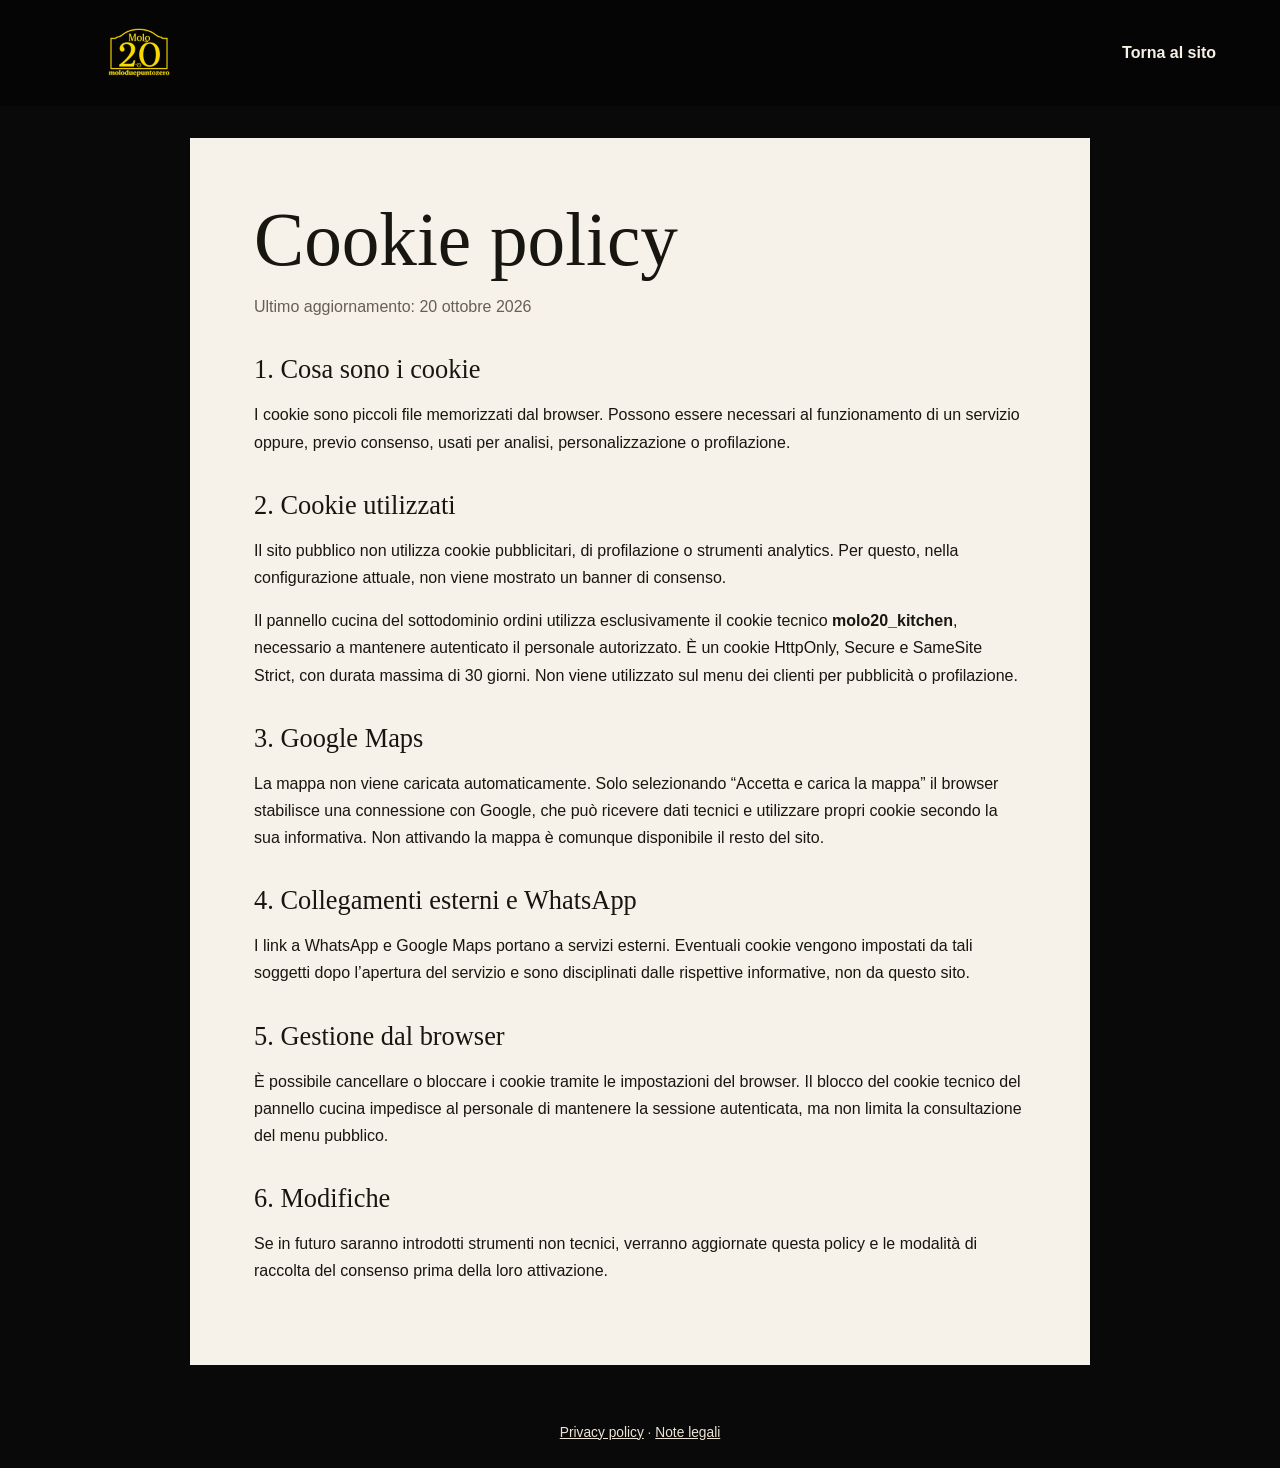
<file: cookie-policy.html>
<!doctype html><html lang="it"><head><meta charset="utf-8"><meta name="viewport" content="width=device-width,initial-scale=1"><title>Cookie policy | Molo20</title><meta name="description" content="Informazioni sui cookie e servizi esterni dei siti Molo20."><link rel="canonical" href="https://pizzeria-trattoria-molo.it/cookie-policy.html"><link rel="stylesheet" href="legal.css"></head><body><header><img src="molo20-logo.png" alt="Molo20"><a href="index.html">Torna al sito</a></header><main><h1>Cookie policy</h1><p class="updated">Ultimo aggiornamento: 20 ottobre 2026</p><h2>1. Cosa sono i cookie</h2><p>I cookie sono piccoli file memorizzati dal browser. Possono essere necessari al funzionamento di un servizio oppure, previo consenso, usati per analisi, personalizzazione o profilazione.</p><h2>2. Cookie utilizzati</h2><p>Il sito pubblico non utilizza cookie pubblicitari, di profilazione o strumenti analytics. Per questo, nella configurazione attuale, non viene mostrato un banner di consenso.</p><p>Il pannello cucina del sottodominio ordini utilizza esclusivamente il cookie tecnico <strong>molo20_kitchen</strong>, necessario a mantenere autenticato il personale autorizzato. È un cookie HttpOnly, Secure e SameSite Strict, con durata massima di 30 giorni. Non viene utilizzato sul menu dei clienti per pubblicità o profilazione.</p><h2>3. Google Maps</h2><p>La mappa non viene caricata automaticamente. Solo selezionando “Accetta e carica la mappa” il browser stabilisce una connessione con Google, che può ricevere dati tecnici e utilizzare propri cookie secondo la sua informativa. Non attivando la mappa è comunque disponibile il resto del sito.</p><h2>4. Collegamenti esterni e WhatsApp</h2><p>I link a WhatsApp e Google Maps portano a servizi esterni. Eventuali cookie vengono impostati da tali soggetti dopo l’apertura del servizio e sono disciplinati dalle rispettive informative, non da questo sito.</p><h2>5. Gestione dal browser</h2><p>È possibile cancellare o bloccare i cookie tramite le impostazioni del browser. Il blocco del cookie tecnico del pannello cucina impedisce al personale di mantenere la sessione autenticata, ma non limita la consultazione del menu pubblico.</p><h2>6. Modifiche</h2><p>Se in futuro saranno introdotti strumenti non tecnici, verranno aggiornate questa policy e le modalità di raccolta del consenso prima della loro attivazione.</p></main><footer><a href="privacy-policy.html">Privacy policy</a> · <a href="note-legali.html">Note legali</a></footer></body></html>
</file>
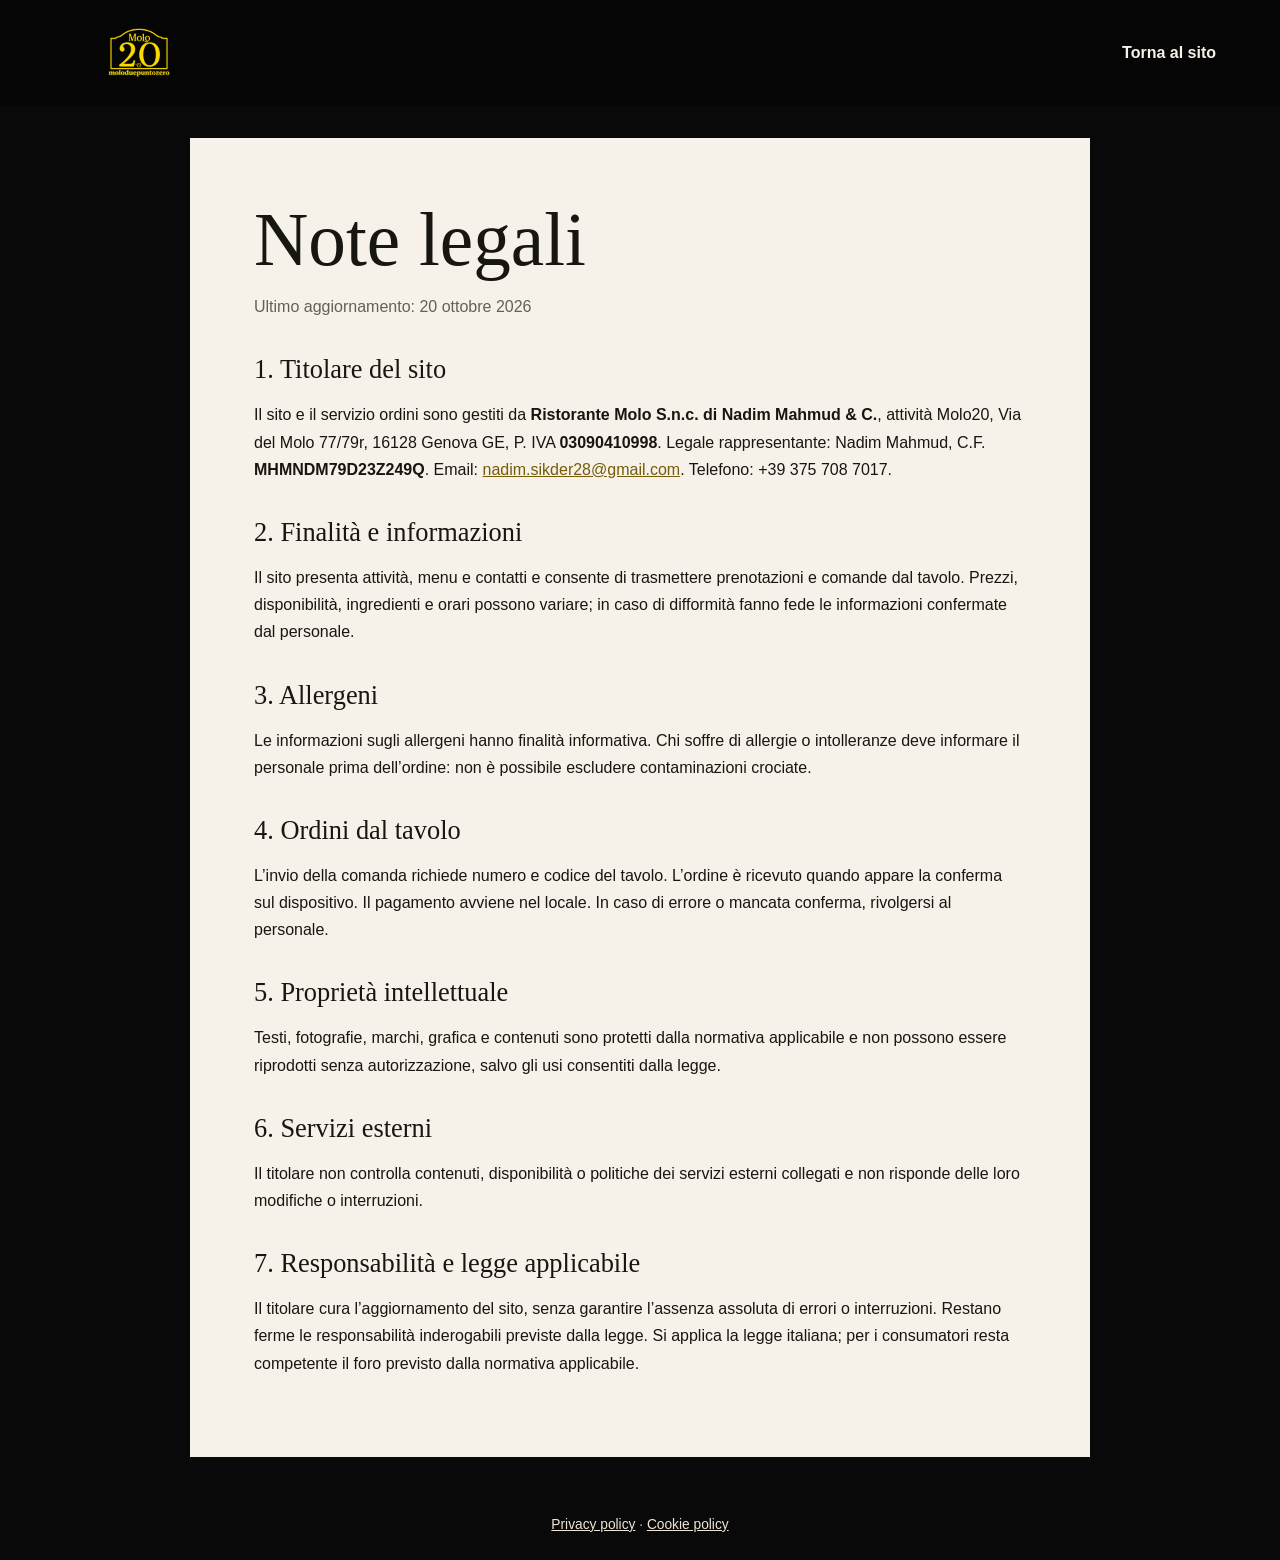
<file: note-legali.html>
<!doctype html>
<html lang="it"><head><meta charset="utf-8"><meta name="viewport" content="width=device-width,initial-scale=1"><title>Note legali | Molo20</title><meta name="description" content="Informazioni legali e condizioni d'uso del sito Molo20."><link rel="canonical" href="https://pizzeria-trattoria-molo.it/note-legali.html"><link rel="stylesheet" href="legal.css"></head>
<body><header><img src="molo20-logo.png" alt="Molo20"><a href="index.html">Torna al sito</a></header><main><h1>Note legali</h1><p class="updated">Ultimo aggiornamento: 20 ottobre 2026</p>
<h2>1. Titolare del sito</h2><p>Il sito e il servizio ordini sono gestiti da <strong>Ristorante Molo S.n.c. di Nadim Mahmud &amp; C.</strong>, attività Molo20, Via del Molo 77/79r, 16128 Genova GE, P. IVA <strong>03090410998</strong>. Legale rappresentante: Nadim Mahmud, C.F. <strong>MHMNDM79D23Z249Q</strong>. Email: <a href="mailto:nadim.sikder28@gmail.com">nadim.sikder28@gmail.com</a>. Telefono: +39 375 708 7017.</p>
<h2>2. Finalità e informazioni</h2><p>Il sito presenta attività, menu e contatti e consente di trasmettere prenotazioni e comande dal tavolo. Prezzi, disponibilità, ingredienti e orari possono variare; in caso di difformità fanno fede le informazioni confermate dal personale.</p>
<h2>3. Allergeni</h2><p>Le informazioni sugli allergeni hanno finalità informativa. Chi soffre di allergie o intolleranze deve informare il personale prima dell’ordine: non è possibile escludere contaminazioni crociate.</p>
<h2>4. Ordini dal tavolo</h2><p>L’invio della comanda richiede numero e codice del tavolo. L’ordine è ricevuto quando appare la conferma sul dispositivo. Il pagamento avviene nel locale. In caso di errore o mancata conferma, rivolgersi al personale.</p>
<h2>5. Proprietà intellettuale</h2><p>Testi, fotografie, marchi, grafica e contenuti sono protetti dalla normativa applicabile e non possono essere riprodotti senza autorizzazione, salvo gli usi consentiti dalla legge.</p>
<h2>6. Servizi esterni</h2><p>Il titolare non controlla contenuti, disponibilità o politiche dei servizi esterni collegati e non risponde delle loro modifiche o interruzioni.</p>
<h2>7. Responsabilità e legge applicabile</h2><p>Il titolare cura l’aggiornamento del sito, senza garantire l’assenza assoluta di errori o interruzioni. Restano ferme le responsabilità inderogabili previste dalla legge. Si applica la legge italiana; per i consumatori resta competente il foro previsto dalla normativa applicabile.</p>
</main><footer><a href="privacy-policy.html">Privacy policy</a> · <a href="cookie-policy.html">Cookie policy</a></footer></body></html>
</file>
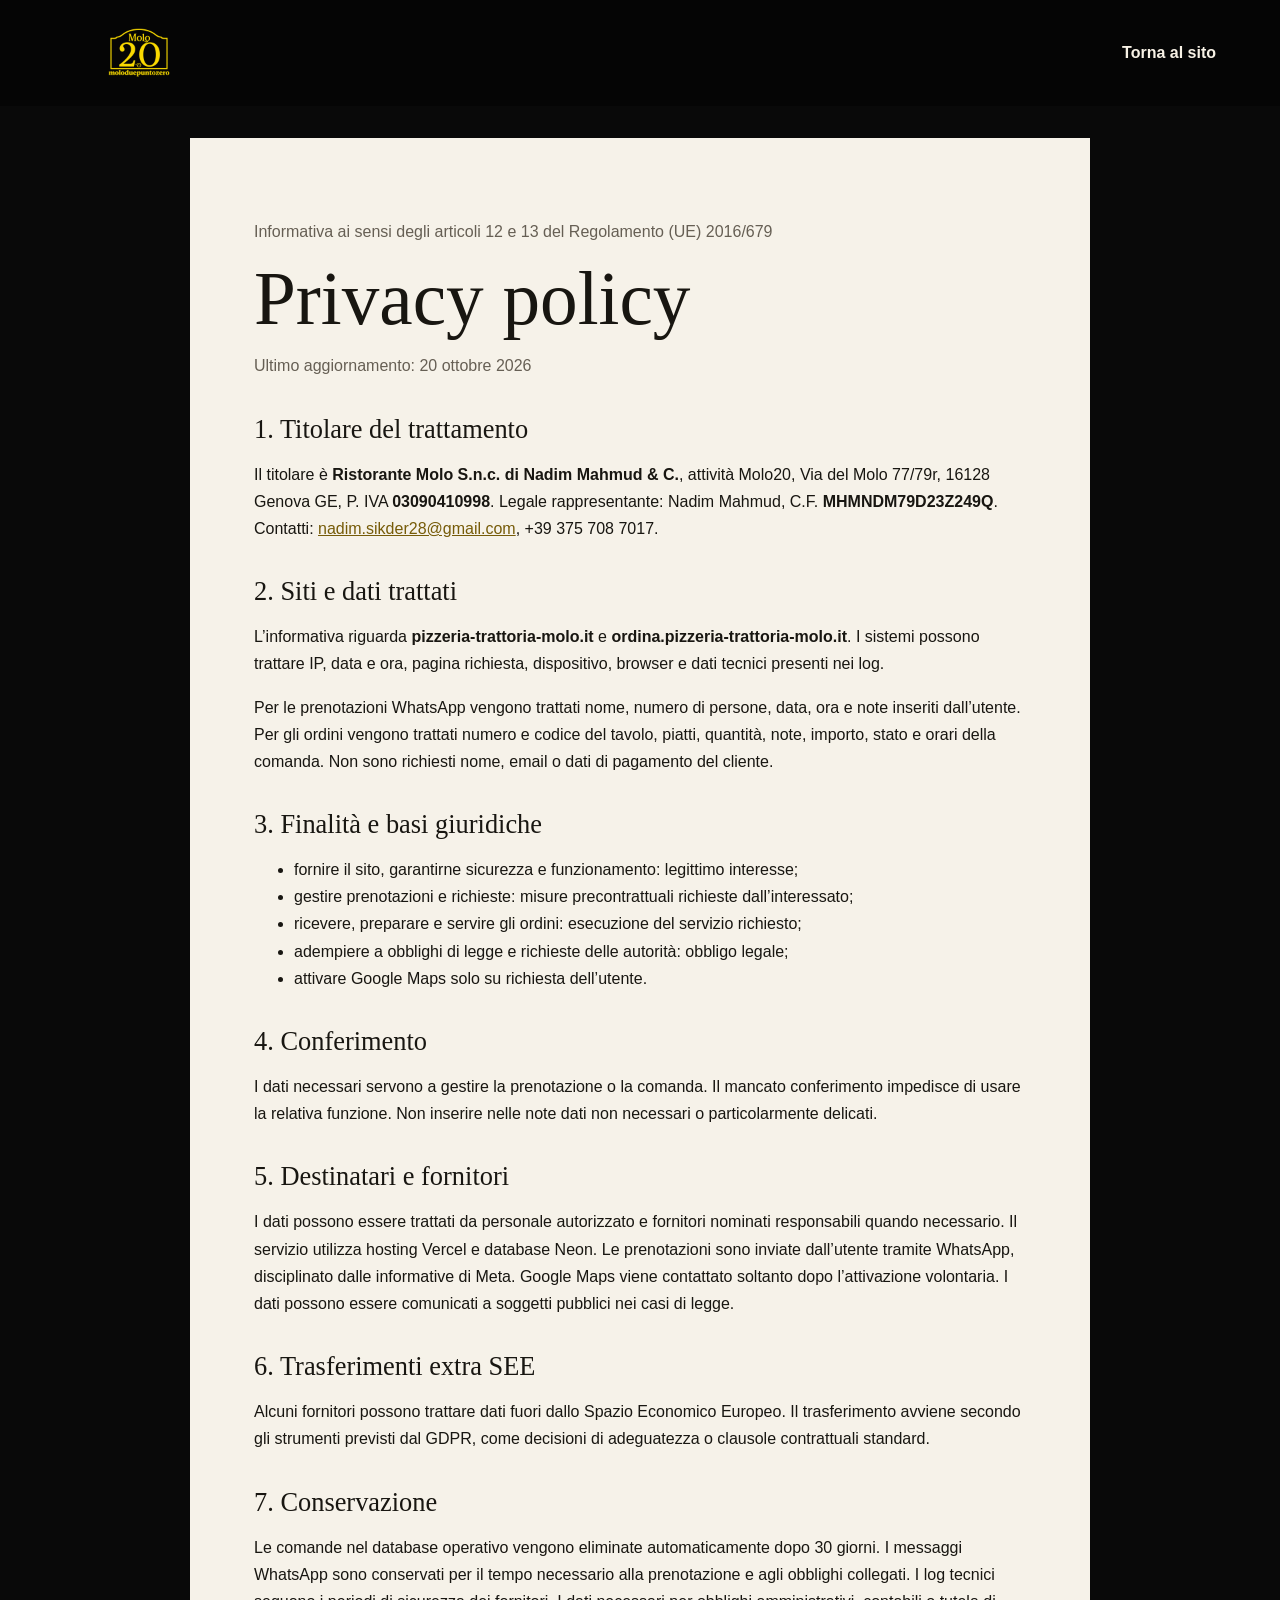
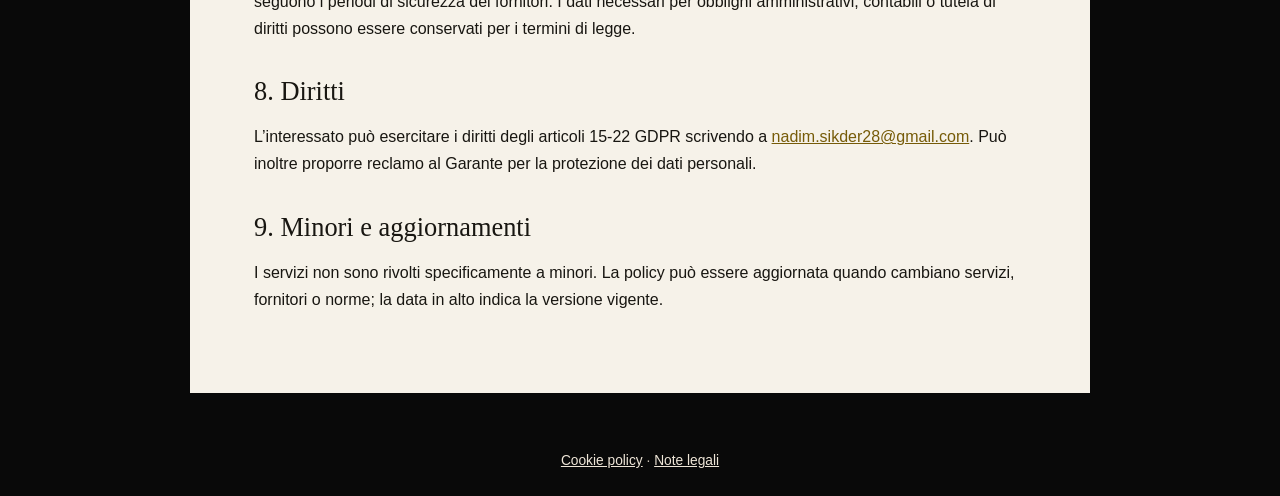
<file: privacy-policy.html>
<!doctype html>
<html lang="it"><head><meta charset="utf-8"><meta name="viewport" content="width=device-width,initial-scale=1"><title>Privacy policy | Molo20</title><meta name="description" content="Informativa sul trattamento dei dati personali dei siti Molo20."><link rel="canonical" href="https://pizzeria-trattoria-molo.it/privacy-policy.html"><link rel="stylesheet" href="legal.css"></head>
<body><header><img src="molo20-logo.png" alt="Molo20"><a href="index.html">Torna al sito</a></header><main>
<p class="muted">Informativa ai sensi degli articoli 12 e 13 del Regolamento (UE) 2016/679</p><h1>Privacy policy</h1><p class="updated">Ultimo aggiornamento: 20 ottobre 2026</p>
<h2>1. Titolare del trattamento</h2><p>Il titolare è <strong>Ristorante Molo S.n.c. di Nadim Mahmud &amp; C.</strong>, attività Molo20, Via del Molo 77/79r, 16128 Genova GE, P. IVA <strong>03090410998</strong>. Legale rappresentante: Nadim Mahmud, C.F. <strong>MHMNDM79D23Z249Q</strong>. Contatti: <a href="mailto:nadim.sikder28@gmail.com">nadim.sikder28@gmail.com</a>, +39 375 708 7017.</p>
<h2>2. Siti e dati trattati</h2><p>L’informativa riguarda <strong>pizzeria-trattoria-molo.it</strong> e <strong>ordina.pizzeria-trattoria-molo.it</strong>. I sistemi possono trattare IP, data e ora, pagina richiesta, dispositivo, browser e dati tecnici presenti nei log.</p><p>Per le prenotazioni WhatsApp vengono trattati nome, numero di persone, data, ora e note inseriti dall’utente. Per gli ordini vengono trattati numero e codice del tavolo, piatti, quantità, note, importo, stato e orari della comanda. Non sono richiesti nome, email o dati di pagamento del cliente.</p>
<h2>3. Finalità e basi giuridiche</h2><ul><li>fornire il sito, garantirne sicurezza e funzionamento: legittimo interesse;</li><li>gestire prenotazioni e richieste: misure precontrattuali richieste dall’interessato;</li><li>ricevere, preparare e servire gli ordini: esecuzione del servizio richiesto;</li><li>adempiere a obblighi di legge e richieste delle autorità: obbligo legale;</li><li>attivare Google Maps solo su richiesta dell’utente.</li></ul>
<h2>4. Conferimento</h2><p>I dati necessari servono a gestire la prenotazione o la comanda. Il mancato conferimento impedisce di usare la relativa funzione. Non inserire nelle note dati non necessari o particolarmente delicati.</p>
<h2>5. Destinatari e fornitori</h2><p>I dati possono essere trattati da personale autorizzato e fornitori nominati responsabili quando necessario. Il servizio utilizza hosting Vercel e database Neon. Le prenotazioni sono inviate dall’utente tramite WhatsApp, disciplinato dalle informative di Meta. Google Maps viene contattato soltanto dopo l’attivazione volontaria. I dati possono essere comunicati a soggetti pubblici nei casi di legge.</p>
<h2>6. Trasferimenti extra SEE</h2><p>Alcuni fornitori possono trattare dati fuori dallo Spazio Economico Europeo. Il trasferimento avviene secondo gli strumenti previsti dal GDPR, come decisioni di adeguatezza o clausole contrattuali standard.</p>
<h2>7. Conservazione</h2><p>Le comande nel database operativo vengono eliminate automaticamente dopo 30 giorni. I messaggi WhatsApp sono conservati per il tempo necessario alla prenotazione e agli obblighi collegati. I log tecnici seguono i periodi di sicurezza dei fornitori. I dati necessari per obblighi amministrativi, contabili o tutela di diritti possono essere conservati per i termini di legge.</p>
<h2>8. Diritti</h2><p>L’interessato può esercitare i diritti degli articoli 15-22 GDPR scrivendo a <a href="mailto:nadim.sikder28@gmail.com">nadim.sikder28@gmail.com</a>. Può inoltre proporre reclamo al Garante per la protezione dei dati personali.</p>
<h2>9. Minori e aggiornamenti</h2><p>I servizi non sono rivolti specificamente a minori. La policy può essere aggiornata quando cambiano servizi, fornitori o norme; la data in alto indica la versione vigente.</p>
</main><footer><a href="cookie-policy.html">Cookie policy</a> · <a href="note-legali.html">Note legali</a></footer></body></html>
</file>
<file: legal.css>
:root{--bg:#090909;--paper:#f6f2e9;--ink:#181611;--muted:#665f54;--gold:#c7a53b;--max:900px;font-family:"Avenir Next",Avenir,"Helvetica Neue",Arial,sans-serif;color-scheme:light}*{box-sizing:border-box}body{margin:0;background:var(--bg);color:var(--ink)}header{padding:24px clamp(20px,5vw,64px);display:flex;align-items:center;justify-content:space-between;gap:20px;background:#050505;color:#fff}header img{width:150px;height:58px;object-fit:contain}header a{color:#f8f2e6;text-decoration:none;font-weight:800}main{width:min(var(--max),calc(100% - 32px));margin:32px auto;padding:clamp(24px,6vw,64px);background:var(--paper)}h1,h2{font-family:Didot,Georgia,serif;font-weight:500;letter-spacing:0}h1{margin:0 0 12px;font-size:clamp(2.4rem,7vw,4.7rem);line-height:1}h2{margin:34px 0 10px;font-size:1.65rem}p,li{line-height:1.7}a{color:#765b08}.updated,.muted{color:var(--muted)}.legal-alert{margin:24px 0;padding:18px;border-left:4px solid var(--gold);background:#fff8da}.legal-alert strong{display:block;margin-bottom:6px}footer{padding:28px 20px;text-align:center;color:#c9c1b5;font-size:.86rem}footer a{color:#eee5d7}@media(max-width:600px){header img{width:120px}main{margin:16px auto;padding:24px 20px}}
</file>
